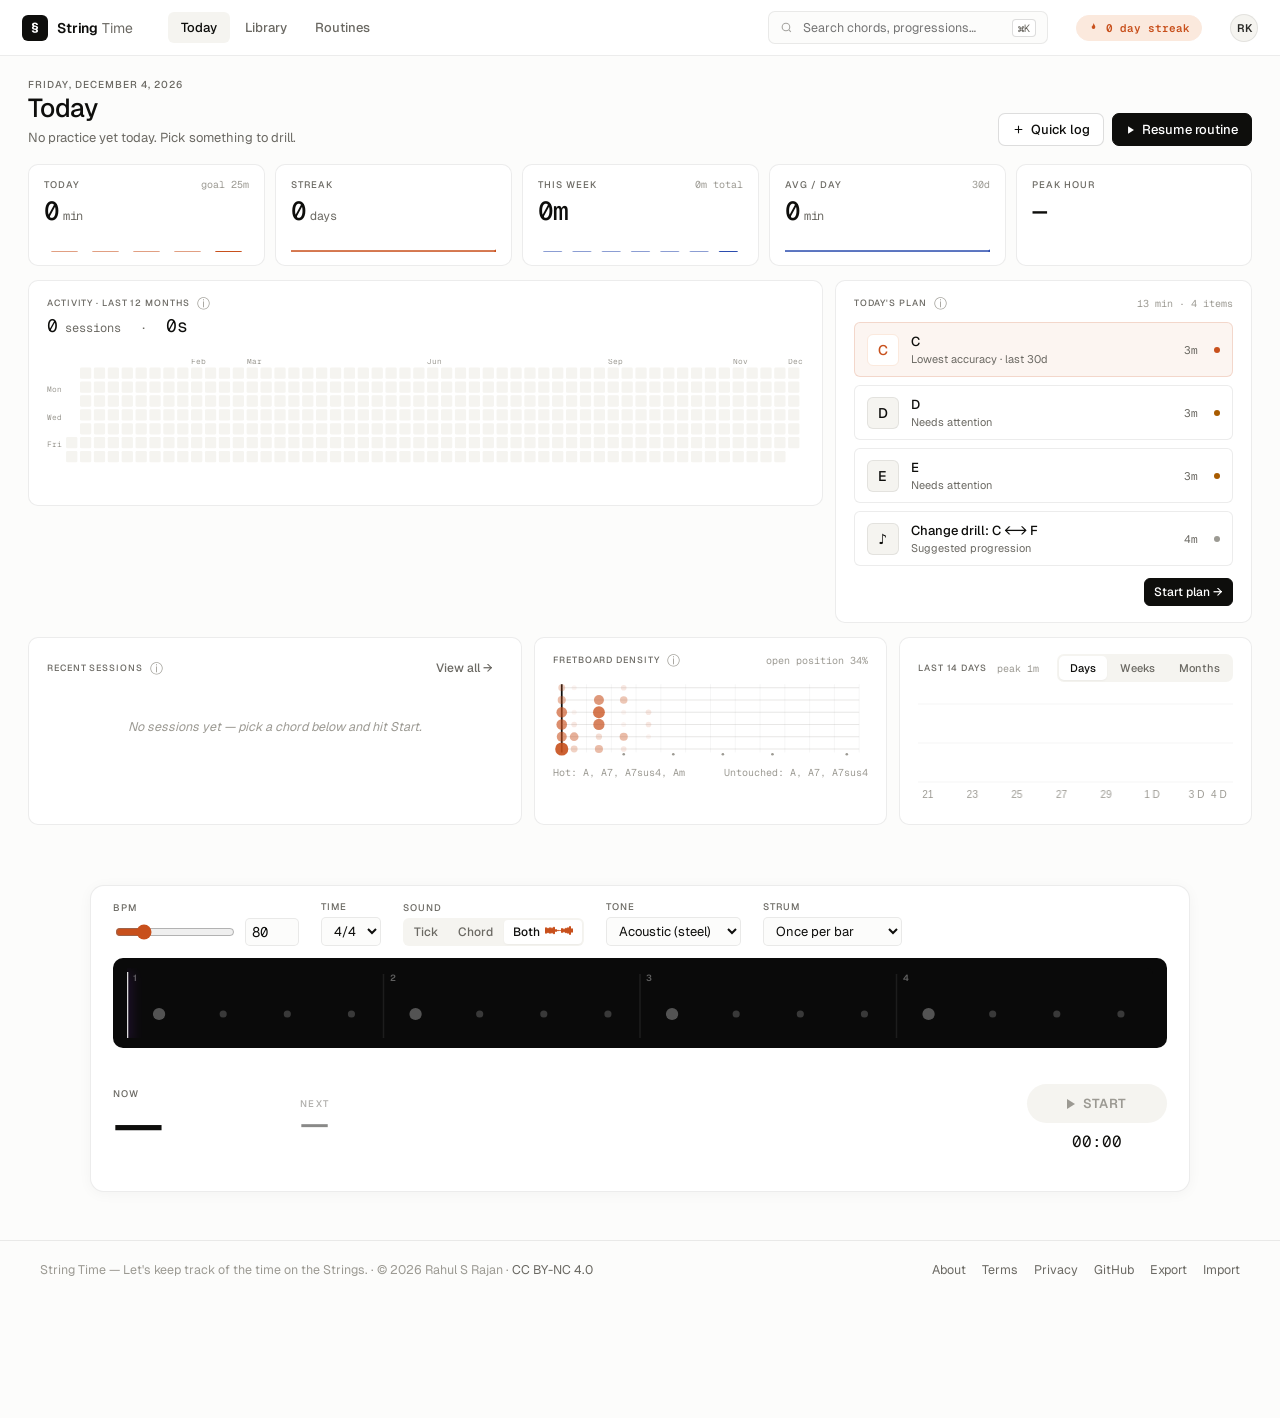
<file: public/index.html>
<!doctype html>
<html lang="en">
<head>
  <meta charset="utf-8" />
  <meta name="viewport" content="width=device-width, initial-scale=1" />
  <title>String Time — Guitar Practice Tracker · Chords, Metronome, Routines</title>
  <link rel="preconnect" href="https://fonts.googleapis.com" />
  <link rel="preconnect" href="https://fonts.gstatic.com" crossorigin />
  <link href="https://fonts.googleapis.com/css2?family=Geist:wght@300;400;500;600;700&family=Geist+Mono:wght@400;500;600&family=JetBrains+Mono:wght@400;500;600&display=swap" rel="stylesheet" />
  <link rel="stylesheet" href="static/css/styles.css?v=20261101d" />
  <link rel="icon" type="image/svg+xml" href="data:image/svg+xml;utf8,%3Csvg xmlns='http://www.w3.org/2000/svg' viewBox='0 0 32 32'%3E%3Ctext x='50%25' y='55%25' font-size='28' text-anchor='middle' dominant-baseline='middle' font-family='serif' fill='%23b45309'%3E%C2%A7%3C/text%3E%3C/svg%3E" />
  <meta name="description" content="Free guitar practice tracker in your browser. Build chord libraries and progressions, run a metronome with tempo ramps, log practice sessions, and get a daily plan — spaced repetition for guitar, with no account and no tracking." />
  <meta name="keywords" content="guitar practice tracker, guitar practice app, Anki for guitar, spaced repetition guitar, chord practice, guitar metronome, guitar practice journal, guitar routine builder, fretboard memorization, guitar practice log, guitar practice streak, chord library, progression builder, deliberate practice guitar, self-taught guitar, free guitar practice tool" />
  <meta name="author" content="Rahul S Rajan" />
  <meta name="theme-color" content="#f8f5ef" />
  <link rel="canonical" href="https://stringtime.app/" />
  <meta property="og:type" content="website" />
  <meta property="og:url" content="https://stringtime.app/" />
  <meta property="og:title" content="String Time — Guitar Practice Tracker" />
  <meta property="og:description" content="Spaced-repetition style guitar practice: chord library, progression builder, metronome with tempo ramps, routines, and a daily practice plan. Lives in your browser — no account, no tracking." />
  <meta property="og:site_name" content="String Time" />
  <meta name="twitter:card" content="summary_large_image" />
  <meta name="twitter:title" content="String Time — Guitar Practice Tracker" />
  <meta name="twitter:description" content="Chord library, progressions, metronome with tempo ramps, routines, and a daily practice plan. All data stays in your browser." />
  <script type="application/ld+json">
  {
    "@context": "https://schema.org",
    "@type": "WebApplication",
    "name": "String Time",
    "url": "https://stringtime.app/",
    "applicationCategory": "EducationApplication",
    "applicationSubCategory": "MusicApplication",
    "operatingSystem": "Any (runs in a web browser)",
    "browserRequirements": "Requires a modern browser with IndexedDB (Chrome, Firefox, Safari, Edge).",
    "description": "A guitar practice tracker that runs entirely in the browser. Build a chord library, write progressions, run a metronome with per-item tempo ramps, create routines, and get a daily practice plan driven by your own history. Uses spaced-repetition style prioritisation — think Anki, but for guitar chords and progressions.",
    "author": { "@type": "Person", "name": "Rahul S Rajan" },
    "offers": { "@type": "Offer", "price": "0", "priceCurrency": "USD" },
    "license": "https://creativecommons.org/licenses/by-nc/4.0/",
    "softwareVersion": "2026.11",
    "featureList": [
      "Guitar chord library with custom chord builder",
      "Chord progression builder",
      "Web Audio metronome with 4-bar playhead",
      "Per-item tempo-ramp practice routines (BPM ladder)",
      "Daily practice plan from your own history (spaced-repetition style)",
      "GitHub-style 365-day practice heatmap and streaks",
      "Per-chord BPM trends and accuracy tracking",
      "Fretboard density map",
      "Local-only storage (IndexedDB) — no account, no tracking",
      "JSON export and import for backup"
    ]
  }
  </script>
</head>
<body>
  <!-- =============== APP BAR =============== -->
  <header class="app-bar">
    <div class="brand">
      <div class="brand-mark">§</div>
      <div class="brand-name">String<span class="accent"> Time</span></div>
    </div>
    <nav class="app-nav">
      <a class="active" data-view="dashboard">Today</a>
      <a data-view="library">Library</a>
      <a data-view="routines">Routines</a>
    </nav>
    <div class="app-search">
      <svg width="13" height="13" viewBox="0 0 24 24" fill="none" stroke="currentColor" stroke-width="2"><circle cx="11" cy="11" r="7"/><path d="m20 20-3.5-3.5"/></svg>
      <input type="text" id="global-search" placeholder="Search chords, progressions…" />
      <span class="kbd">⌘K</span>
    </div>
    <div class="streak-chip" title="Current practice streak">
      <svg width="11" height="11" viewBox="0 0 24 24"><path d="M12 2c1 3 4 5 4 9a4 4 0 1 1-8 0c0-1 .5-2 1-3-.5 4 3 4 3 7-2 0-3-2-3-4 0-3 3-5 3-9z"/></svg>
      <span id="stat-streak">—</span> day streak
    </div>
    <button type="button" id="app-avatar-btn" class="app-avatar" title="Open profile">RK</button>
  </header>

  <main>
    <!-- =============== DASHBOARD =============== -->
    <section id="view-dashboard">
      <div class="page-header">
        <div>
          <div class="st-cap" id="today-date">—</div>
          <h1>Today</h1>
          <div class="subline" id="today-subline">Pick something to practice.</div>
        </div>
        <div class="actions">
          <button class="btn" id="quick-log-btn">
            <svg width="13" height="13" viewBox="0 0 24 24" fill="none" stroke="currentColor" stroke-width="2"><path d="M12 5v14M5 12h14"/></svg>
            Quick log
          </button>
          <button class="btn btn-primary" id="resume-routine-btn">
            <svg width="10" height="10" viewBox="0 0 24 24" fill="currentColor"><polygon points="5,3 19,12 5,21"/></svg>
            Resume routine
          </button>
        </div>
      </div>

      <!-- KPI row -->
      <div class="kpi-row" id="kpi-row">
        <div class="kpi" id="kpi-today">
          <div class="kpi-head"><span class="kpi-label">Today</span><span class="kpi-sub">goal 25m</span></div>
          <div class="kpi-val"><span class="num">—</span><span class="unit">min</span></div>
          <div class="kpi-spark"></div>
        </div>
        <div class="kpi" id="kpi-streak">
          <div class="kpi-head"><span class="kpi-label">Streak</span><span class="kpi-sub"></span></div>
          <div class="kpi-val"><span class="num">—</span><span class="unit">days</span></div>
          <div class="kpi-spark"></div>
        </div>
        <div class="kpi" id="kpi-week">
          <div class="kpi-head"><span class="kpi-label">This week</span><span class="kpi-sub"></span></div>
          <div class="kpi-val"><span class="num">—</span></div>
          <div class="kpi-spark"></div>
        </div>
        <div class="kpi" id="kpi-avg">
          <div class="kpi-head"><span class="kpi-label">Avg / day</span><span class="kpi-sub">30d</span></div>
          <div class="kpi-val"><span class="num">—</span><span class="unit">min</span></div>
          <div class="kpi-spark"></div>
        </div>
        <div class="kpi" id="kpi-peak">
          <div class="kpi-head"><span class="kpi-label">Peak hour</span><span class="kpi-sub"></span></div>
          <div class="kpi-val"><span class="num">—</span></div>
          <div class="kpi-spark"></div>
        </div>
      </div>

      <!-- Heatmap + Today's plan -->
      <div style="display: grid; grid-template-columns: 2fr 1.05fr; gap: 12px; margin-bottom: 14px;">
        <div class="card heatmap-card">
          <div class="card-header">
            <div>
              <div class="st-cap-sm">Activity · last 12 months <span class="info-dot" tabindex="0" aria-label="About the activity heatmap" data-tip="A GitHub-style map of your last 12 months. Each square is one day; darker squares mean longer practice. Hover a square to see the exact time."></span></div>
              <div class="meta" style="margin-top: 4px;">
                <span class="big st-mono" id="heatmap-total-sessions">—</span> sessions
                <span style="color: var(--ink-3); margin-left: 12px;">·</span>
                <span class="big st-mono" id="heatmap-total-time" style="margin-left: 12px;">—</span>
              </div>
            </div>
          </div>
          <div id="heatmap-container">
            <svg id="heatmap-year" class="heatmap-svg"></svg>
          </div>
        </div>

        <div class="card">
          <div class="card-header">
            <div class="st-cap-sm">Today's plan <span class="info-dot" tabindex="0" aria-label="About Today's plan" data-tip="Recommended things to practice today, picked from your history: the chord with the lowest recent accuracy, the one you haven't touched in the longest, any BPM plateau, plus one progression that uses them."></span></div>
            <span class="kpi-sub" id="plan-summary">—</span>
          </div>
          <div id="today-plan" style="display: flex; flex-direction: column; gap: 8px;"></div>
          <div style="display: flex; justify-content: flex-end; margin-top: 12px;">
            <button class="btn btn-sm btn-primary" id="start-plan-btn">Start plan →</button>
          </div>
        </div>
      </div>

      <!-- Recent sessions + Fretboard density + 14d chart -->
      <div style="display: grid; grid-template-columns: 1.4fr 1fr 1fr; gap: 12px;">
        <div class="card">
          <div class="card-header">
            <div class="st-cap-sm">Recent sessions <span class="info-dot" tabindex="0" aria-label="About recent sessions" data-tip="Every finished practice run, newest first — what you played, the BPM, and how long. Click the delete icon to drop one; it will update every stat that depended on it."></span></div>
            <a class="btn btn-sm btn-ghost" id="all-sessions-btn">View all →</a>
          </div>
          <div id="sessions-list" class="sessions-list">
            <div class="empty">No sessions yet — pick a chord below and hit start.</div>
          </div>
          <div id="sessions-footer" class="sessions-footer hidden"></div>
        </div>

        <div class="card">
          <div class="card-header">
            <div class="st-cap-sm">Fretboard density <span class="info-dot" tabindex="0" aria-label="About the fretboard heatmap" data-tip="Where you spend time on the neck. Each dot is a fret/string you've drilled; the brighter it is, the more total practice time landed there."></span></div>
            <span class="kpi-sub" id="fretboard-meta">—</span>
          </div>
          <svg id="fretboard-heatmap" class="fretboard-svg" viewBox="0 0 360 90"></svg>
          <div style="display: flex; justify-content: space-between; margin-top: 8px; font-family: var(--font-mono); font-size: 10px; color: var(--ink-4);">
            <span id="fretboard-hot">Hot: —</span>
            <span id="fretboard-cold">Cold: —</span>
          </div>
        </div>

        <div class="card">
          <div class="card-header">
            <div style="display: flex; align-items: center; gap: 10px;">
              <div class="st-cap-sm" id="progress-chart-title">Last 14 days <span class="info-dot" tabindex="0" aria-label="About the practice chart" data-tip="Minutes practiced per bucket. Toggle between days, weeks and months — the last bar is always the current period in progress."></span></div>
              <span class="kpi-sub" id="recent-peak">—</span>
            </div>
            <div class="axis-toggle" role="group" aria-label="Chart range" id="progress-range-toggle">
              <button class="axis-btn active" data-range="days">Days</button>
              <button class="axis-btn" data-range="weeks">Weeks</button>
              <button class="axis-btn" data-range="months">Months</button>
            </div>
          </div>
          <canvas id="progress-chart" aria-label="Practice minutes chart" style="width: 100%; height: 110px;"></canvas>
        </div>
      </div>
    </section>

    <!-- =============== LIBRARY =============== -->
    <section id="view-library" class="hidden">
      <div class="page-header">
        <div>
          <div class="st-cap">Library</div>
          <h1>Chords <span style="color: var(--ink-3); font-weight: 300; font-family: var(--font-mono); font-size: 18px;" id="library-count">·  —</span></h1>
        </div>
        <div style="display: flex; gap: 18px; align-items: center;">
          <div style="display: flex; gap: 16px; font-size: 12px; color: var(--ink-3);">
            <span><span class="st-mono" style="color: var(--ink);" id="library-total-time">—</span> total drilled</span>
            <span><span class="st-mono" style="color: var(--ink);" id="library-avg-accuracy">—</span> avg accuracy</span>
          </div>
        </div>
      </div>

      <div class="picker">
        <div class="tabs">
          <button class="tab active" data-tab="chord">Chords</button>
          <button class="tab" data-tab="progression">Progressions</button>
        </div>

        <!-- Chord tab -->
        <div id="chord-tab-content">
          <div class="category-bar" id="chord-category-bar">
            <button class="cat-pill active" data-cat-id="all">All</button>
            <button class="cat-add-btn" id="chord-cat-add-btn" title="New category">+ Category</button>
          </div>
          <div class="category-actions hidden" id="chord-cat-actions">
            <span class="cat-actions-label" id="chord-cat-actions-label"></span>
            <button class="btn btn-sm" id="chord-cat-add-chords-btn">+ Add chords</button>
            <button class="btn btn-sm btn-danger" id="chord-cat-delete-btn">Delete category</button>
          </div>
          <div id="chord-grid" class="grid"></div>
        </div>

        <!-- Progression tab -->
        <div id="progression-tab-content" class="hidden">
          <div class="category-bar" id="prog-category-bar">
            <button class="cat-pill active" data-cat-id="all">All</button>
            <button class="cat-add-btn" id="prog-cat-add-btn" title="New category">+ Category</button>
          </div>
          <div class="category-actions hidden" id="prog-cat-actions">
            <span class="cat-actions-label" id="prog-cat-actions-label"></span>
            <button class="btn btn-sm" id="prog-cat-add-progs-btn">+ Add progressions</button>
            <button class="btn btn-sm btn-danger" id="prog-cat-delete-btn">Delete category</button>
          </div>
          <div id="progression-grid" class="grid"></div>
        </div>
      </div>
    </section>

    <!-- =============== ROUTINES =============== -->
    <section id="view-routines" class="hidden">
      <div class="page-header">
        <div>
          <div class="st-cap">Sessions / Routines</div>
          <h1>Routines <span class="info-dot" tabindex="0" aria-label="About routines" data-tip="A routine is an ordered list of practice items — pick a chord or progression, set BPM, time signature, duration and an optional tempo-ramp percent. Start one item at a time or 'Start routine' to run them all back-to-back."></span></h1>
        </div>
      </div>
      <!-- Practice Session Builder tab is now its own section -->
      <div id="practice-builder-tab" class="practice-builder">
        <div class="pb-layout">
          <div class="pb-sessions-panel">
            <div class="pb-panel-header">
              <span class="pb-panel-title">Routines</span>
              <button class="btn btn-sm btn-primary" id="pb-new-session-btn">+ New</button>
            </div>
            <div id="pb-sessions-list" class="pb-sessions-list">
              <div class="empty">No routines yet.</div>
            </div>
          </div>
          <div class="pb-items-panel">
            <div id="pb-placeholder" class="pb-placeholder">
              <div class="pb-placeholder-icon">▦</div>
              <div>Select a routine to view its items</div>
            </div>
            <div id="pb-items-content" class="hidden">
              <div class="pb-items-header">
                <span class="pb-panel-title" id="pb-selected-session-name">Routine</span>
                <div class="pb-items-actions">
                  <button class="btn btn-sm btn-primary" id="pb-start-routine-btn" title="Play every item in order">▶ Start routine</button>
                  <button class="btn btn-sm" id="pb-add-item-btn">+ Add item</button>
                </div>
              </div>
              <div id="pb-items-list" class="pb-items-list">
                <div class="empty">No items yet — add something to practice.</div>
              </div>
            </div>
          </div>
        </div>
      </div>
    </section>

    <!-- =============== PROFILE =============== -->
    <section id="view-profile" class="hidden">
      <div class="page-header">
        <div>
          <div class="st-cap">You</div>
          <h1>Profile</h1>
          <div class="subline">Everything String Time stores — about you and your practice — stays in this browser. Nothing is sent anywhere.</div>
        </div>
      </div>

      <div class="profile-grid">
        <div class="card">
          <div class="card-header">
            <div class="st-cap-sm">Your name</div>
          </div>
          <p class="hint" style="margin-top:0">We use this only on this device — it never leaves the browser.</p>
          <div style="display:flex; gap:8px; align-items:center;">
            <input type="text" id="profile-name" placeholder="e.g. Rahul" maxlength="80" class="profile-input" />
            <button class="btn btn-primary btn-sm" id="profile-name-save">Save</button>
          </div>
          <div class="hint" id="profile-name-status"></div>
        </div>

        <div class="card">
          <div class="card-header">
            <div class="st-cap-sm">Backup &amp; restore</div>
          </div>
          <p class="hint" style="margin-top:0">Export writes a JSON file with everything in your browser's storage. Import replaces what's here with the contents of a backup.</p>
          <div style="display:flex; gap:8px; flex-wrap:wrap;">
            <button class="btn btn-sm" id="profile-export-btn">Export data</button>
            <button class="btn btn-sm" id="profile-import-btn">Import data</button>
          </div>
        </div>

        <div class="card">
          <div class="card-header">
            <div class="st-cap-sm">Danger zone</div>
          </div>
          <p class="hint" style="margin-top:0"><strong>Reset stats</strong> deletes every logged practice session (every chord's time, BPM trend, accuracy, and your streak), but keeps your chords, progressions, categories and routines. <strong>Wipe all data</strong> empties the whole database and reseeds the stock library.</p>
          <div style="display:flex; gap:8px; flex-wrap:wrap;">
            <button class="btn btn-sm btn-danger" id="profile-reset-stats-btn">Reset stats</button>
            <button class="btn btn-sm btn-danger" id="profile-wipe-btn">Wipe all data</button>
          </div>
        </div>

        <div class="card profile-storage-card">
          <div class="card-header">
            <div class="st-cap-sm">What's stored</div>
            <span class="kpi-sub" id="profile-storage-size">—</span>
          </div>
          <table class="profile-table" id="profile-storage-table"></table>
        </div>
      </div>
    </section>
  </main>

  <!-- =============== STICKY PLAY BAR =============== -->
  <div id="play-bar" class="play-bar">
    <div class="row controls">
      <div class="control">
        <label for="bpm">BPM</label>
        <div class="field">
          <input type="range" id="bpm-slider" min="40" max="240" value="80" />
          <input type="number" id="bpm" min="40" max="240" value="80" />
          <span id="bpm-target" class="bpm-target hidden" title="Ramping toward this BPM"></span>
        </div>
      </div>
      <div class="control">
        <label for="time-sig">Time</label>
        <div class="field">
          <select id="time-sig">
            <option value="4/4">4/4</option>
            <option value="3/4">3/4</option>
            <option value="6/8">6/8</option>
          </select>
        </div>
      </div>
      <div class="control hidden" id="bars-per-chord-wrap">
        <label for="bars-per-chord">Bars / chord</label>
        <div class="field">
          <select id="bars-per-chord">
            <option value="1">1</option>
            <option value="2">2</option>
            <option value="4">4</option>
          </select>
        </div>
      </div>
      <div class="control">
        <label>Sound</label>
        <div class="audio-mode-group" role="group" aria-label="Metronome sound mode">
          <button class="audio-mode-btn" data-mode="tick" type="button">Tick</button>
          <button class="audio-mode-btn" data-mode="chord" type="button">Chord</button>
          <button class="audio-mode-btn active" data-mode="both" type="button">Both <span class="wf" id="wf-both"></span></button>
        </div>
      </div>
      <div class="control">
        <label for="tone-preset">Tone</label>
        <div class="field">
          <select id="tone-preset">
            <option value="acoustic">Acoustic (steel)</option>
            <option value="nylon">Classical (nylon)</option>
            <option value="twelve">12-string</option>
            <option value="electric">Electric clean</option>
            <option value="crunch">Electric crunch</option>
          </select>
        </div>
      </div>
      <div class="control">
        <label for="strum-pattern">Strum</label>
        <div class="field">
          <select id="strum-pattern">
            <option value="bar">Once per bar</option>
            <option value="quarters">Quarter notes</option>
            <option value="folk">Folk (D-DU-UDU)</option>
            <option value="eighths">Eighth notes</option>
          </select>
        </div>
      </div>
    </div>

    <div class="bar-display">
      <svg id="bar-svg" viewBox="0 0 1000 70" preserveAspectRatio="none"></svg>
    </div>

    <div class="play-area">
      <div class="now-playing">
        <div class="current-wrap">
          <div style="display: flex; flex-direction: column; align-items: flex-start;">
            <div class="now-label">Now</div>
            <div id="current-chord-name" class="current-name">—</div>
          </div>
          <svg id="current-chord-svg" class="chord-large" viewBox="0 0 140 170"></svg>
        </div>
        <div class="next-wrap" id="next-wrap">
          <div style="display: flex; flex-direction: column; align-items: flex-start;">
            <div class="now-label">Next</div>
            <div id="next-chord-name" class="next-name">—</div>
          </div>
          <svg id="next-chord-svg" class="chord-small" viewBox="0 0 140 170"></svg>
        </div>
      </div>

      <div class="play-controls">
        <button id="play-btn" class="play-btn" disabled>Start</button>
        <div class="timer" id="timer">00:00</div>
      </div>
    </div>
  </div>

  <!-- =============== MODALS (preserved) =============== -->

  <!-- Custom chord -->
  <div id="chord-builder-modal" class="modal hidden" role="dialog" aria-modal="true">
    <div class="modal-content">
      <div class="modal-header">
        <h3>Add custom chord</h3>
        <button class="modal-close" id="chord-builder-close" aria-label="Close">×</button>
      </div>
      <div class="modal-body">
        <div class="builder-row">
          <svg id="builder-svg" viewBox="0 0 220 260"></svg>
          <div class="builder-side">
            <label for="builder-name">Name</label>
            <input type="text" id="builder-name" placeholder="e.g. Csus4" maxlength="32" />
            <label for="builder-text">Notation (low E → high E)</label>
            <input type="text" id="builder-text" placeholder="x 3 3 0 1 1" />
            <p class="hint">Use 0 for open, x for muted, or a fret number 1–24. Separate by spaces or commas.</p>
            <p class="hint">Tip: click a string above its nut to toggle open / muted. Click on a fret to set its position.</p>
            <div class="builder-actions">
              <button class="btn" id="builder-clear">Clear</button>
              <button class="btn btn-primary" id="builder-save">Save chord</button>
            </div>
          </div>
        </div>
      </div>
    </div>
  </div>

  <!-- Progression builder -->
  <div id="progression-builder-modal" class="modal hidden" role="dialog" aria-modal="true">
    <div class="modal-content prog-builder">
      <div class="modal-header">
        <h3>Build progression</h3>
        <button class="modal-close" id="prog-builder-close" aria-label="Close">×</button>
      </div>
      <div class="modal-body">
        <div class="prog-builder-row">
          <div class="prog-builder-col">
            <label for="prog-builder-search">Available chords</label>
            <input type="text" id="prog-builder-search" placeholder="Search…" />
            <div id="prog-builder-palette" class="prog-palette"></div>
          </div>
          <div class="prog-builder-col">
            <label>Progression (drag to reorder)</label>
            <div id="prog-builder-sequence" class="prog-sequence"></div>
          </div>
        </div>
        <div class="prog-builder-meta">
          <div class="control">
            <label for="prog-builder-name">Name</label>
            <input type="text" id="prog-builder-name" placeholder="e.g. My I-IV-V" maxlength="80" />
          </div>
          <div class="control">
            <label for="prog-builder-ts">Time</label>
            <select id="prog-builder-ts">
              <option value="4/4">4/4</option>
              <option value="3/4">3/4</option>
              <option value="6/8">6/8</option>
            </select>
          </div>
          <div class="control">
            <label for="prog-builder-bpc">Bars / chord</label>
            <select id="prog-builder-bpc">
              <option value="1">1</option>
              <option value="2">2</option>
              <option value="4">4</option>
            </select>
          </div>
        </div>
        <div class="builder-actions">
          <button class="btn" id="prog-builder-cancel">Cancel</button>
          <button class="btn btn-primary" id="prog-builder-save">Save progression</button>
        </div>
      </div>
    </div>
  </div>

  <!-- All sessions -->
  <div id="all-sessions-modal" class="modal hidden" role="dialog" aria-modal="true">
    <div class="modal-content all-sessions-modal">
      <div class="modal-header">
        <h3>All sessions</h3>
        <button class="modal-close" id="all-sessions-close" aria-label="Close">×</button>
      </div>
      <div class="modal-body">
        <div id="all-sessions-list" class="sessions-list"></div>
        <div class="sessions-pagination" id="all-sessions-pagination"></div>
      </div>
    </div>
  </div>

  <!-- Chord category picker -->
  <div id="chord-cat-picker-modal" class="modal hidden" role="dialog" aria-modal="true">
    <div class="modal-content cat-picker-modal">
      <div class="modal-header">
        <h3 id="chord-cat-picker-title">Add chords to category</h3>
        <button class="modal-close" id="chord-cat-picker-close" aria-label="Close">×</button>
      </div>
      <div class="modal-body">
        <p class="hint">Click chords to toggle them in or out of this category.</p>
        <div id="chord-cat-picker-grid" class="cat-picker-grid"></div>
        <div class="builder-actions">
          <button class="btn btn-primary" id="chord-cat-picker-done">Done</button>
        </div>
      </div>
    </div>
  </div>

  <!-- Progression category picker -->
  <div id="prog-cat-picker-modal" class="modal hidden" role="dialog" aria-modal="true">
    <div class="modal-content cat-picker-modal">
      <div class="modal-header">
        <h3 id="prog-cat-picker-title">Add progressions to category</h3>
        <button class="modal-close" id="prog-cat-picker-close" aria-label="Close">×</button>
      </div>
      <div class="modal-body">
        <p class="hint">Click progressions to toggle them in or out of this category.</p>
        <div id="prog-cat-picker-list" class="cat-picker-list"></div>
        <div class="builder-actions">
          <button class="btn btn-primary" id="prog-cat-picker-done">Done</button>
        </div>
      </div>
    </div>
  </div>

  <!-- Practice session add item -->
  <div id="pb-add-item-modal" class="modal hidden" role="dialog" aria-modal="true">
    <div class="modal-content pb-item-modal">
      <div class="modal-header">
        <h3 id="pb-item-modal-title">Add practice item</h3>
        <button class="modal-close" id="pb-item-close" aria-label="Close">×</button>
      </div>
      <div class="modal-body">
        <div class="pb-item-form">
          <div class="control">
            <label for="pb-item-type">Type</label>
            <select id="pb-item-type">
              <option value="chord">Chord</option>
              <option value="progression">Progression</option>
            </select>
          </div>
          <div class="control">
            <label for="pb-item-target">Target</label>
            <select id="pb-item-target"></select>
          </div>
          <div class="control">
            <label for="pb-item-bpm">BPM</label>
            <input type="number" id="pb-item-bpm" min="40" max="240" value="80" />
          </div>
          <div class="control">
            <label for="pb-item-ts">Time signature</label>
            <select id="pb-item-ts">
              <option value="4/4">4/4</option>
              <option value="3/4">3/4</option>
              <option value="6/8">6/8</option>
            </select>
          </div>
          <div class="control">
            <label for="pb-item-duration">Duration (minutes)</label>
            <input type="number" id="pb-item-duration" min="1" max="60" value="2" />
          </div>
          <div class="control" id="pb-item-bpc-wrap">
            <label for="pb-item-bpc">Bars / chord</label>
            <select id="pb-item-bpc">
              <option value="1">1</option>
              <option value="2">2</option>
              <option value="4">4</option>
            </select>
          </div>
          <div class="control pb-item-ramp-wrap">
            <label for="pb-item-ramp">Tempo ramp (%)</label>
            <input type="number" id="pb-item-ramp" min="0" max="100" step="1" value="0" />
            <p class="hint">0 keeps BPM steady. 10 means the item ramps from the BPM above up to +10% over its duration.</p>
          </div>
        </div>
        <div class="builder-actions">
          <button class="btn" id="pb-item-cancel">Cancel</button>
          <button class="btn btn-primary" id="pb-item-save">Add item</button>
        </div>
      </div>
    </div>
  </div>

  <!-- Hidden compat-ID elements used by old practice.js logic (kept so we don't have to refactor everything) -->
  <div style="display: none;">
    <button class="tab" data-tab="practice-builder">_compat</button>
    <div id="metric-avg-min"></div>
    <div id="metric-active-time"></div>
    <div id="metric-streak"></div>
    <div id="metric-best-streak"></div>
    <div id="stat-week"></div>
  </div>

  <!-- =============== FOOTER =============== -->
  <footer class="site-footer">
    <div class="site-footer-inner">
      <span>String Time — Let's keep track of the time on the Strings. · © 2026 Rahul S Rajan · <a href="https://creativecommons.org/licenses/by-nc/4.0/" target="_blank" rel="noopener">CC BY-NC 4.0</a></span>
      <nav>
        <a href="about.html">About</a>
        <a href="terms.html">Terms</a>
        <a href="privacy.html">Privacy</a>
        <a href="https://github.com/rahulsarchive/String-Time" target="_blank" rel="noopener">GitHub</a>
        <button type="button" id="export-data-btn" class="link-btn" title="Download your practice data as JSON">Export</button>
        <button type="button" id="import-data-btn" class="link-btn" title="Restore from a backup JSON">Import</button>
      </nav>
    </div>
    <input type="file" id="import-file-input" accept="application/json,.json" hidden />
  </footer>

  <!-- =============== SCRIPTS =============== -->
  <script src="static/js/store.js?v=20261101d"></script>
  <script src="static/js/chord-diagram.js?v=20261101d"></script>
  <script src="static/js/chord-builder.js?v=20261101d"></script>
  <script src="static/js/progression-builder.js?v=20261101d"></script>
  <script src="static/js/chord-audio.js?v=20261101d"></script>
  <script src="static/js/metronome.js?v=20261101d"></script>
  <script src="static/js/widgets.js?v=20261101d"></script>
  <script src="static/js/dashboard.js?v=20261101d"></script>
  <script src="static/js/history.js?v=20261101d"></script>
  <script src="static/js/practice-session-builder.js?v=20261101d"></script>
  <script src="static/js/practice.js?v=20261101d"></script>
  <script src="static/js/export-import.js?v=20261101d"></script>
  <script src="static/js/profile.js?v=20261101d"></script>
  <script src="static/js/search.js?v=20261101d"></script>
  <script src="static/js/app.js?v=20261101d"></script>
</body>
</html>
</file>
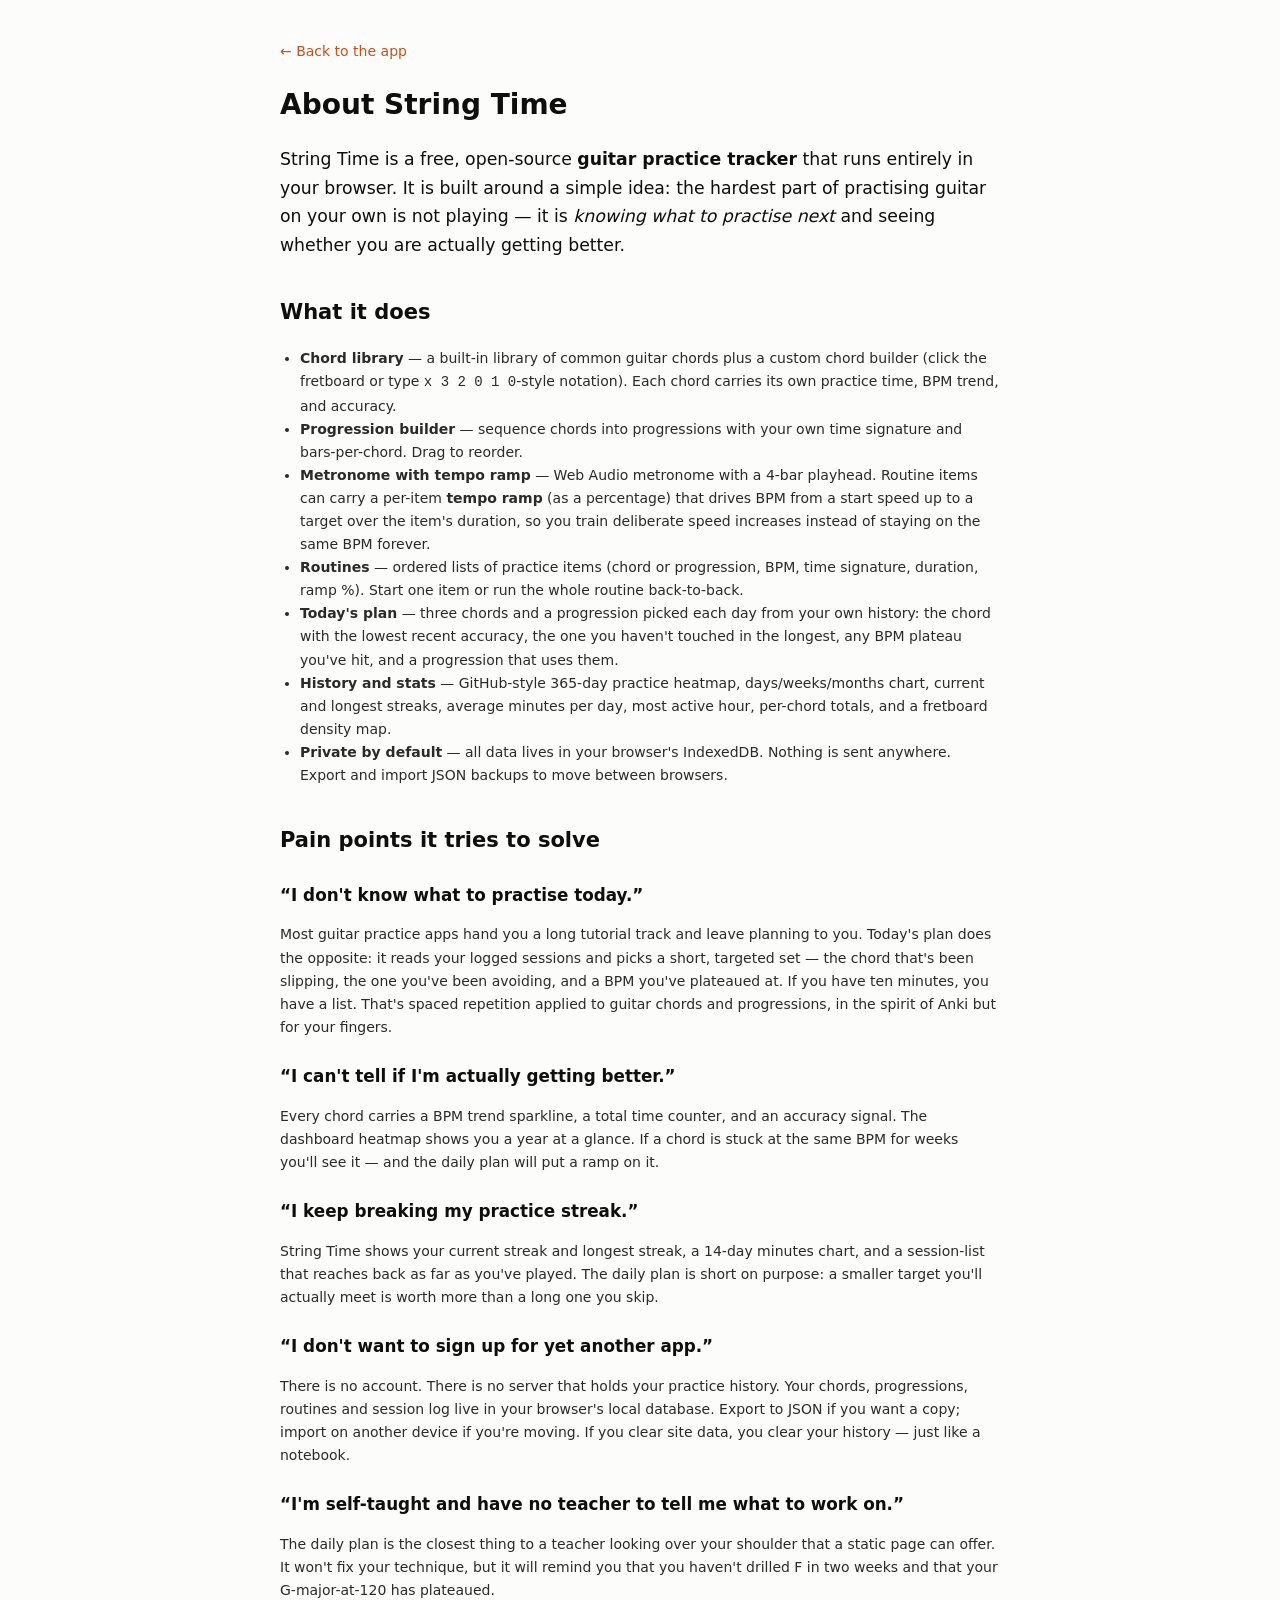
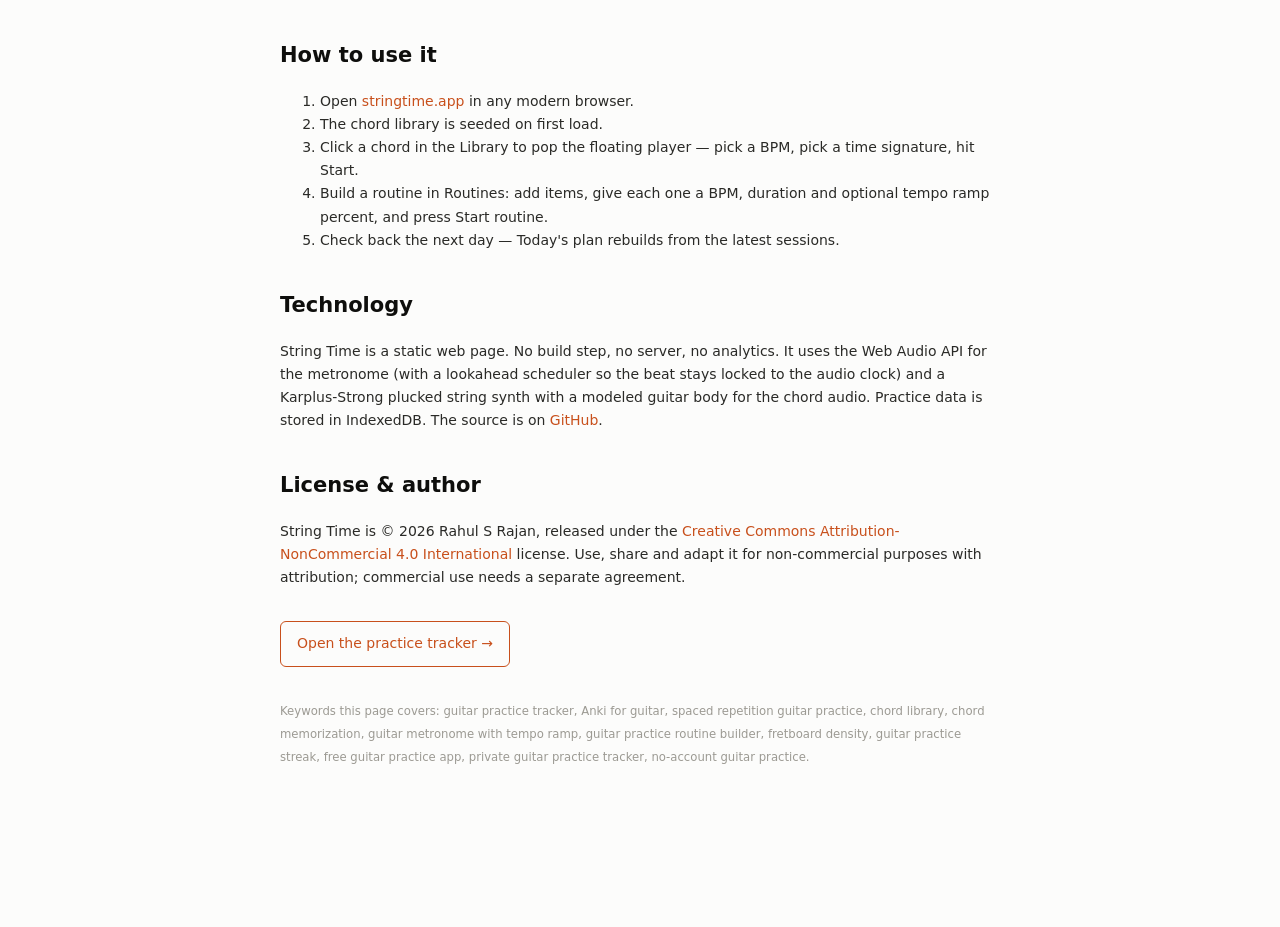
<file: public/about.html>
<!doctype html>
<html lang="en">
<head>
  <meta charset="utf-8" />
  <meta name="viewport" content="width=device-width, initial-scale=1" />
  <title>About String Time — Guitar Practice Tracker, Chord Library, Metronome</title>
  <link rel="stylesheet" href="static/css/styles.css?v=20261101d" />
  <link rel="canonical" href="https://stringtime.app/about.html" />
  <meta name="description" content="String Time is a free, browser-based guitar practice tracker: chord library, progression builder, metronome with tempo ramps, routine builder, and a daily plan driven by your own practice history. Think Anki for guitar — spaced-repetition style prioritisation of chords and progressions, with no account and no tracking." />
  <meta name="keywords" content="guitar practice tracker, guitar practice app, Anki for guitar, spaced repetition for guitar, chord memorization, guitar metronome with tempo ramp, guitar practice routine, fretboard practice, guitar practice journal, guitar practice heatmap, guitar practice streak, free guitar practice tool, private guitar practice tracker" />
  <meta property="og:type" content="article" />
  <meta property="og:url" content="https://stringtime.app/about.html" />
  <meta property="og:title" content="About String Time — a guitar practice tracker that acts like Anki for chords" />
  <meta property="og:description" content="Free, browser-based guitar practice tracker. Chord library, progression builder, metronome with tempo ramps, routines, and a daily plan driven by your own history." />
  <style>
    .legal { max-width: 760px; margin: 2.5rem auto; padding: 0 1.25rem; line-height: 1.65; }
    .legal h1 { margin-bottom: .25rem; }
    .legal h2 { margin-top: 2.25rem; }
    .legal h3 { margin-top: 1.5rem; margin-bottom: .35rem; font-size: 1.05rem; }
    .legal p, .legal li { color: var(--ink-2); }
    .legal small { color: var(--ink-4); }
    .legal a { color: var(--accent); }
    .legal ul { padding-left: 1.25rem; }
    .legal .lede { font-size: 1.08rem; color: var(--ink); }
    .legal .cta { margin-top: 2rem; }
    .legal .cta a { display: inline-block; padding: 10px 16px; border: 1px solid var(--accent); border-radius: 6px; text-decoration: none; }
  </style>
</head>
<body>
  <main class="legal">
    <p><a href="index.html">&larr; Back to the app</a></p>
    <h1>About String Time</h1>
    <p class="lede">
      String Time is a free, open-source <strong>guitar practice tracker</strong> that runs
      entirely in your browser. It is built around a simple idea: the hardest part
      of practising guitar on your own is not playing — it is <em>knowing what to
      practise next</em> and seeing whether you are actually getting better.
    </p>

    <h2>What it does</h2>
    <ul>
      <li><strong>Chord library</strong> &mdash; a built-in library of common guitar chords plus a custom chord builder (click the fretboard or type <code>x 3 2 0 1 0</code>-style notation). Each chord carries its own practice time, BPM trend, and accuracy.</li>
      <li><strong>Progression builder</strong> &mdash; sequence chords into progressions with your own time signature and bars-per-chord. Drag to reorder.</li>
      <li><strong>Metronome with tempo ramp</strong> &mdash; Web Audio metronome with a 4-bar playhead. Routine items can carry a per-item <strong>tempo ramp</strong> (as a percentage) that drives BPM from a start speed up to a target over the item's duration, so you train deliberate speed increases instead of staying on the same BPM forever.</li>
      <li><strong>Routines</strong> &mdash; ordered lists of practice items (chord or progression, BPM, time signature, duration, ramp %). Start one item or run the whole routine back-to-back.</li>
      <li><strong>Today's plan</strong> &mdash; three chords and a progression picked each day from your own history: the chord with the lowest recent accuracy, the one you haven't touched in the longest, any BPM plateau you've hit, and a progression that uses them.</li>
      <li><strong>History and stats</strong> &mdash; GitHub-style 365-day practice heatmap, days/weeks/months chart, current and longest streaks, average minutes per day, most active hour, per-chord totals, and a fretboard density map.</li>
      <li><strong>Private by default</strong> &mdash; all data lives in your browser's IndexedDB. Nothing is sent anywhere. Export and import JSON backups to move between browsers.</li>
    </ul>

    <h2>Pain points it tries to solve</h2>

    <h3>&ldquo;I don't know what to practise today.&rdquo;</h3>
    <p>
      Most guitar practice apps hand you a long tutorial track and leave planning
      to you. Today's plan does the opposite: it reads your logged sessions and
      picks a short, targeted set — the chord that's been slipping, the one
      you've been avoiding, and a BPM you've plateaued at. If you have ten
      minutes, you have a list. That's spaced repetition applied to guitar
      chords and progressions, in the spirit of Anki but for your fingers.
    </p>

    <h3>&ldquo;I can't tell if I'm actually getting better.&rdquo;</h3>
    <p>
      Every chord carries a BPM trend sparkline, a total time counter, and an
      accuracy signal. The dashboard heatmap shows you a year at a glance. If a
      chord is stuck at the same BPM for weeks you'll see it — and the daily
      plan will put a ramp on it.
    </p>

    <h3>&ldquo;I keep breaking my practice streak.&rdquo;</h3>
    <p>
      String Time shows your current streak and longest streak, a 14-day minutes
      chart, and a session-list that reaches back as far as you've played. The
      daily plan is short on purpose: a smaller target you'll actually meet is
      worth more than a long one you skip.
    </p>

    <h3>&ldquo;I don't want to sign up for yet another app.&rdquo;</h3>
    <p>
      There is no account. There is no server that holds your practice history.
      Your chords, progressions, routines and session log live in your
      browser's local database. Export to JSON if you want a copy; import on
      another device if you're moving. If you clear site data, you clear your
      history &mdash; just like a notebook.
    </p>

    <h3>&ldquo;I'm self-taught and have no teacher to tell me what to work on.&rdquo;</h3>
    <p>
      The daily plan is the closest thing to a teacher looking over your
      shoulder that a static page can offer. It won't fix your technique, but
      it will remind you that you haven't drilled F in two weeks and that your
      G-major-at-120 has plateaued.
    </p>

    <h2>How to use it</h2>
    <ol>
      <li>Open <a href="index.html">stringtime.app</a> in any modern browser.</li>
      <li>The chord library is seeded on first load.</li>
      <li>Click a chord in the Library to pop the floating player — pick a BPM, pick a time signature, hit Start.</li>
      <li>Build a routine in Routines: add items, give each one a BPM, duration and optional tempo ramp percent, and press Start routine.</li>
      <li>Check back the next day — Today's plan rebuilds from the latest sessions.</li>
    </ol>

    <h2>Technology</h2>
    <p>
      String Time is a static web page. No build step, no server, no analytics.
      It uses the Web Audio API for the metronome (with a lookahead scheduler so
      the beat stays locked to the audio clock) and a Karplus-Strong plucked
      string synth with a modeled guitar body for the chord audio. Practice data is stored in IndexedDB.
      The source is on
      <a href="https://github.com/rahulsarchive/String-Time" target="_blank" rel="noopener">GitHub</a>.
    </p>

    <h2>License &amp; author</h2>
    <p>
      String Time is &copy; 2026 Rahul S Rajan, released under the
      <a href="https://creativecommons.org/licenses/by-nc/4.0/" target="_blank" rel="noopener">Creative Commons Attribution-NonCommercial 4.0 International</a>
      license. Use, share and adapt it for non-commercial purposes with
      attribution; commercial use needs a separate agreement.
    </p>

    <div class="cta">
      <a href="index.html">Open the practice tracker &rarr;</a>
    </div>

    <p style="margin-top: 2rem;"><small>Keywords this page covers: guitar practice tracker, Anki for guitar, spaced repetition guitar practice, chord library, chord memorization, guitar metronome with tempo ramp, guitar practice routine builder, fretboard density, guitar practice streak, free guitar practice app, private guitar practice tracker, no-account guitar practice.</small></p>
  </main>
</body>
</html>
</file>
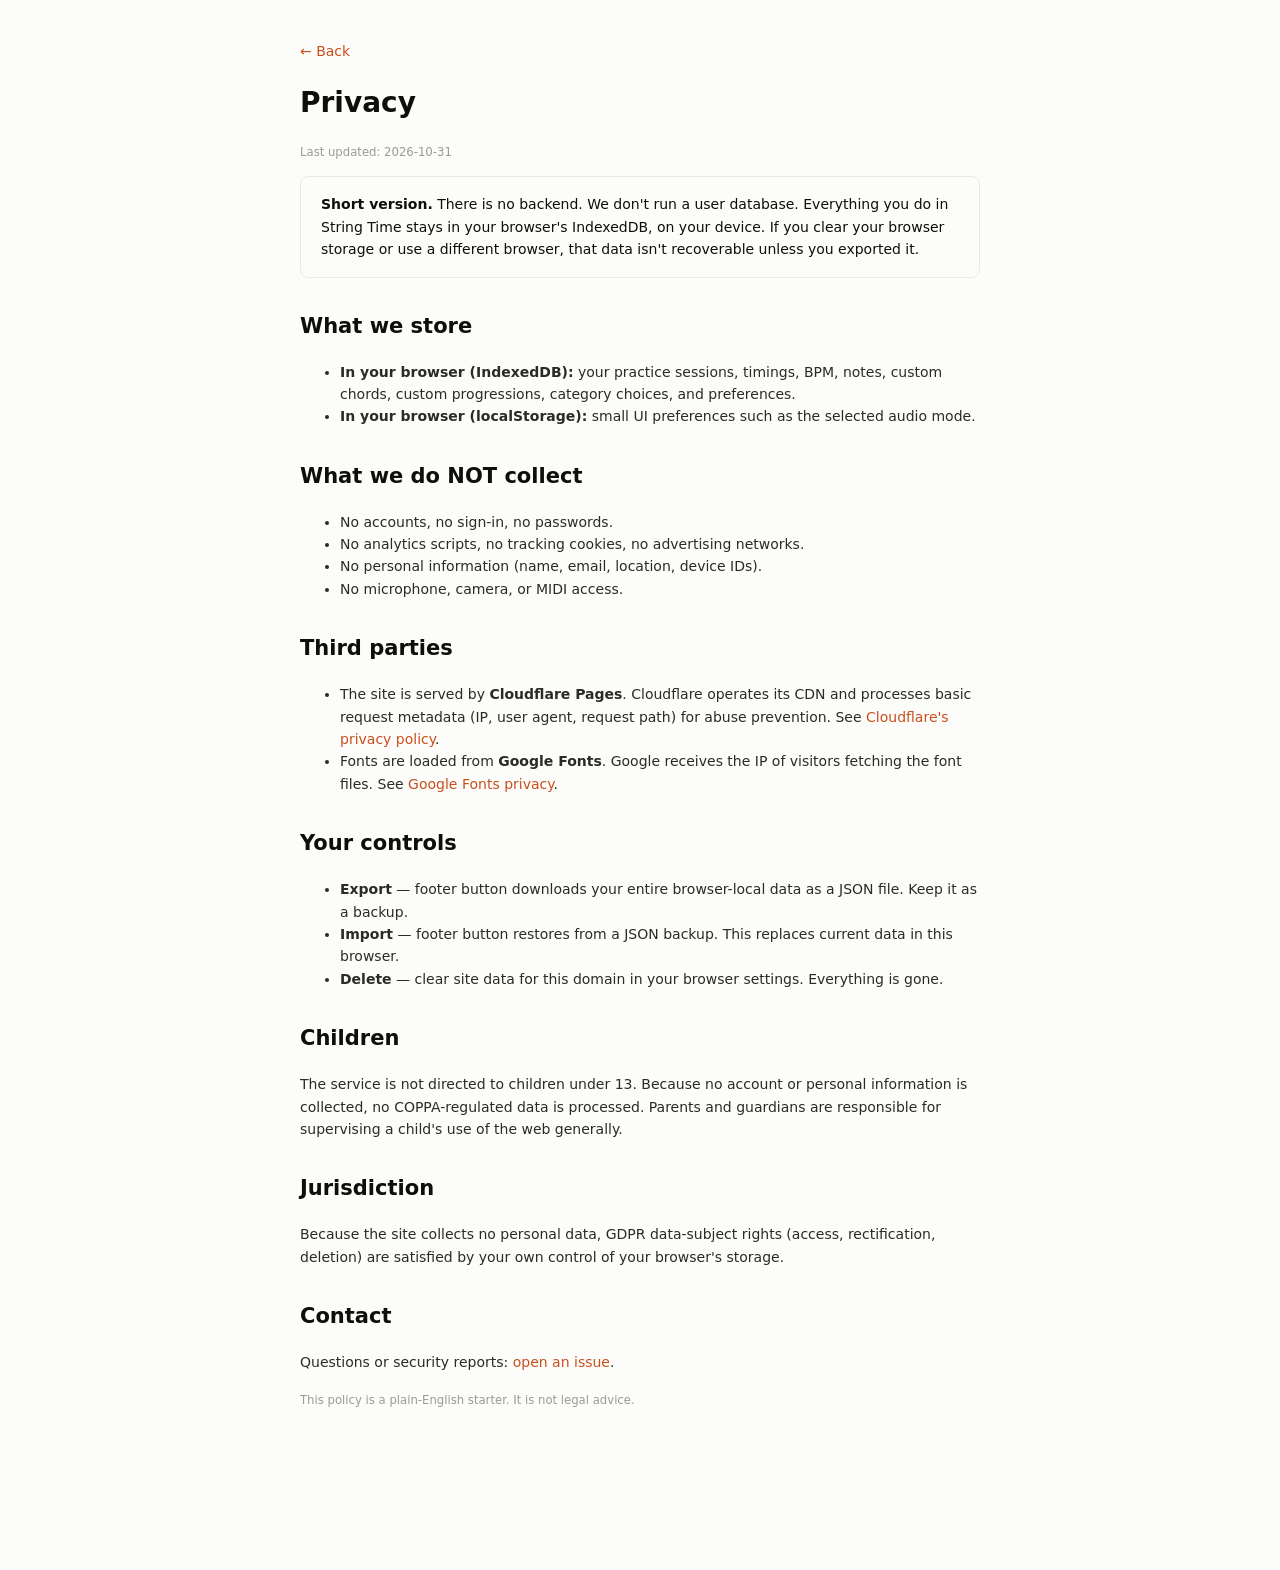
<file: public/privacy.html>
<!doctype html>
<html lang="en">
<head>
  <meta charset="utf-8" />
  <meta name="viewport" content="width=device-width, initial-scale=1" />
  <title>Privacy · String Time</title>
  <link rel="stylesheet" href="static/css/styles.css" />
  <style>
    .legal { max-width: 720px; margin: 2.5rem auto; padding: 0 1.25rem; line-height: 1.6; }
    .legal h1 { margin-bottom: .25rem; }
    .legal h2 { margin-top: 2rem; }
    .legal p, .legal li { color: var(--ink-2); }
    .legal small { color: var(--ink-4); }
    .legal a { color: var(--accent); }
    .legal .box { background: var(--bg-2); border: 1px solid var(--line); padding: 1rem 1.25rem; border-radius: 8px; }
  </style>
</head>
<body>
  <main class="legal">
    <p><a href="index.html">← Back</a></p>
    <h1>Privacy</h1>
    <p><small>Last updated: 2026-10-31</small></p>

    <div class="box">
      <strong>Short version.</strong> There is no backend. We don't run a user
      database. Everything you do in String Time stays in your browser's
      IndexedDB, on your device. If you clear your browser storage or use a
      different browser, that data isn't recoverable unless you exported it.
    </div>

    <h2>What we store</h2>
    <ul>
      <li>
        <strong>In your browser (IndexedDB):</strong> your practice sessions,
        timings, BPM, notes, custom chords, custom progressions, category
        choices, and preferences.
      </li>
      <li>
        <strong>In your browser (localStorage):</strong> small UI preferences such as the
        selected audio mode.
      </li>
    </ul>

    <h2>What we do NOT collect</h2>
    <ul>
      <li>No accounts, no sign-in, no passwords.</li>
      <li>No analytics scripts, no tracking cookies, no advertising networks.</li>
      <li>No personal information (name, email, location, device IDs).</li>
      <li>No microphone, camera, or MIDI access.</li>
    </ul>

    <h2>Third parties</h2>
    <ul>
      <li>
        The site is served by <strong>Cloudflare Pages</strong>. Cloudflare
        operates its CDN and processes basic request metadata (IP, user agent,
        request path) for abuse prevention. See
        <a href="https://www.cloudflare.com/privacypolicy/" target="_blank" rel="noopener">Cloudflare's privacy policy</a>.
      </li>
      <li>
        Fonts are loaded from <strong>Google Fonts</strong>. Google receives the
        IP of visitors fetching the font files. See
        <a href="https://developers.google.com/fonts/faq/privacy" target="_blank" rel="noopener">Google Fonts privacy</a>.
      </li>
    </ul>

    <h2>Your controls</h2>
    <ul>
      <li><strong>Export</strong> — footer button downloads your entire browser-local data as a JSON file. Keep it as a backup.</li>
      <li><strong>Import</strong> — footer button restores from a JSON backup. This replaces current data in this browser.</li>
      <li><strong>Delete</strong> — clear site data for this domain in your browser settings. Everything is gone.</li>
    </ul>

    <h2>Children</h2>
    <p>
      The service is not directed to children under 13. Because no account or
      personal information is collected, no COPPA-regulated data is processed.
      Parents and guardians are responsible for supervising a child's use of the
      web generally.
    </p>

    <h2>Jurisdiction</h2>
    <p>
      Because the site collects no personal data, GDPR data-subject rights
      (access, rectification, deletion) are satisfied by your own control of
      your browser's storage.
    </p>

    <h2>Contact</h2>
    <p>
      Questions or security reports:
      <a href="https://github.com/rahulsarchive/String-Time/issues" target="_blank" rel="noopener">open an issue</a>.
    </p>

    <p><small>This policy is a plain-English starter. It is not legal advice.</small></p>
  </main>
</body>
</html>
</file>
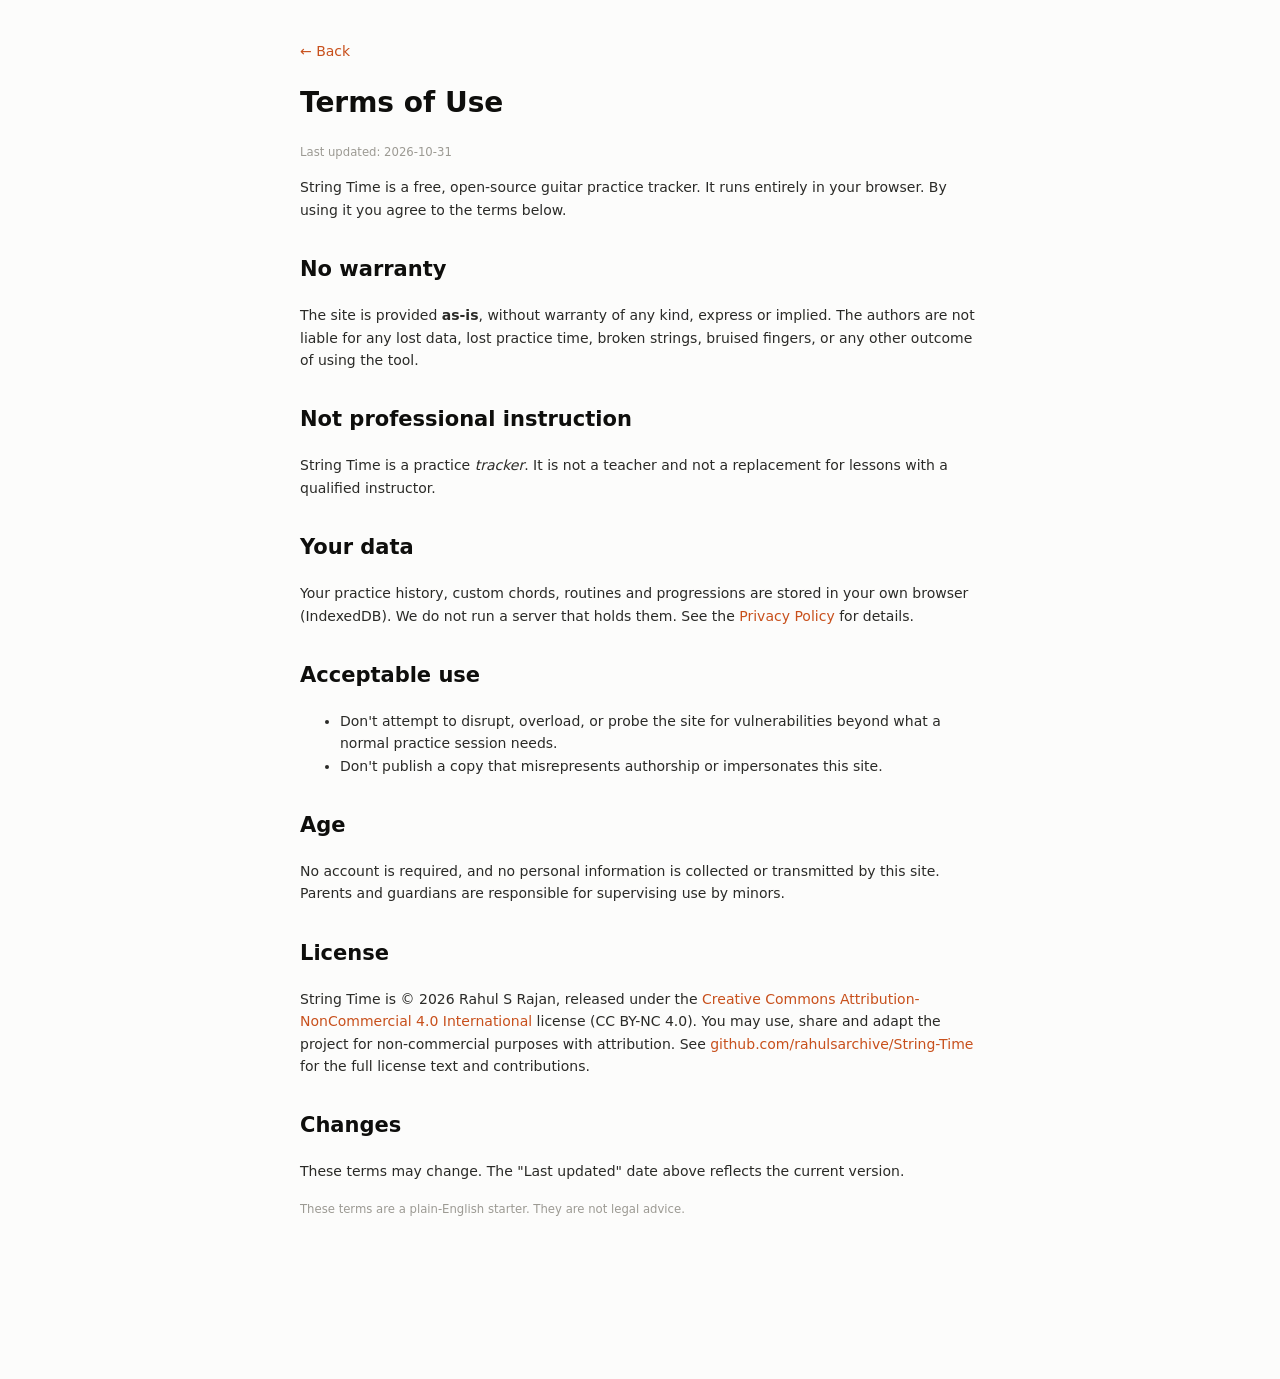
<file: public/terms.html>
<!doctype html>
<html lang="en">
<head>
  <meta charset="utf-8" />
  <meta name="viewport" content="width=device-width, initial-scale=1" />
  <title>Terms of Use · String Time</title>
  <link rel="stylesheet" href="static/css/styles.css" />
  <style>
    .legal { max-width: 720px; margin: 2.5rem auto; padding: 0 1.25rem; line-height: 1.6; }
    .legal h1 { margin-bottom: .25rem; }
    .legal h2 { margin-top: 2rem; }
    .legal p, .legal li { color: var(--ink-2); }
    .legal small { color: var(--ink-4); }
    .legal a { color: var(--accent); }
  </style>
</head>
<body>
  <main class="legal">
    <p><a href="index.html">← Back</a></p>
    <h1>Terms of Use</h1>
    <p><small>Last updated: 2026-10-31</small></p>

    <p>
      String Time is a free, open-source guitar practice tracker. It runs entirely
      in your browser. By using it you agree to the terms below.
    </p>

    <h2>No warranty</h2>
    <p>
      The site is provided <strong>as-is</strong>, without warranty of any kind,
      express or implied. The authors are not liable for any lost data, lost
      practice time, broken strings, bruised fingers, or any other outcome of
      using the tool.
    </p>

    <h2>Not professional instruction</h2>
    <p>
      String Time is a practice <em>tracker</em>. It is not a teacher and not a
      replacement for lessons with a qualified instructor.
    </p>

    <h2>Your data</h2>
    <p>
      Your practice history, custom chords, routines and progressions are stored
      in your own browser (IndexedDB). We do not run a server that holds them.
      See the <a href="privacy.html">Privacy Policy</a> for details.
    </p>

    <h2>Acceptable use</h2>
    <ul>
      <li>Don't attempt to disrupt, overload, or probe the site for vulnerabilities beyond what a normal practice session needs.</li>
      <li>Don't publish a copy that misrepresents authorship or impersonates this site.</li>
    </ul>

    <h2>Age</h2>
    <p>
      No account is required, and no personal information is collected or
      transmitted by this site. Parents and guardians are responsible for
      supervising use by minors.
    </p>

    <h2>License</h2>
    <p>
      String Time is © 2026 Rahul S Rajan, released under the
      <a href="https://creativecommons.org/licenses/by-nc/4.0/" target="_blank" rel="noopener">Creative Commons Attribution-NonCommercial 4.0 International</a>
      license (CC BY-NC 4.0). You may use, share and adapt the project for
      non-commercial purposes with attribution. See
      <a href="https://github.com/rahulsarchive/String-Time" target="_blank" rel="noopener">github.com/rahulsarchive/String-Time</a>
      for the full license text and contributions.
    </p>

    <h2>Changes</h2>
    <p>
      These terms may change. The "Last updated" date above reflects the current
      version.
    </p>

    <p><small>These terms are a plain-English starter. They are not legal advice.</small></p>
  </main>
</body>
</html>
</file>
<file: public/static/css/styles.css>
/* ===================================================================
   String Time — design system (Studio direction)
   Crisp light, copper + ink accent, Geist + Geist Mono
   =================================================================== */

:root {
  /* Surfaces — warm-neutral whites */
  --bg:          #fcfcfb;
  --bg-elev:     #ffffff;
  --bg-sunk:    #f5f4f0;
  --bg-sunk-2:  #ecebe5;

  /* Lines */
  --line:        rgba(15, 15, 15, 0.08);
  --line-strong: rgba(15, 15, 15, 0.14);
  --line-heavy:  rgba(15, 15, 15, 0.22);

  /* Ink (text) — neutral with hint of warm */
  --ink:    #0e0e0c;
  --ink-2:  #2a2a27;
  --ink-3:  #6b6963;
  --ink-4:  #9c9a93;
  --ink-5:  #c9c7c0;

  /* Accents */
  --accent:        #c8501c;        /* copper — primary */
  --accent-2:      #d96935;
  --accent-soft:   #fbe9dd;
  --accent-softer: rgba(200,80,28,0.06);
  --data:          #2b4cae;        /* steel-blue — stats/data */
  --data-soft:     #e2e8fa;
  --pos:           #166e3f;        /* green — positive trend */
  --pos-soft:      #dff1e6;
  --warn:          #a85b00;
  --danger:        #b91c1c;

  /* Type */
  --font-display: "Geist", -apple-system, BlinkMacSystemFont, "Segoe UI", system-ui, sans-serif;
  --font-body:    "Geist", -apple-system, BlinkMacSystemFont, "Segoe UI", system-ui, sans-serif;
  --font-mono:    "Geist Mono", "JetBrains Mono", ui-monospace, "SF Mono", monospace;

  /* Radii */
  --radius-sm: 6px;
  --radius:    10px;
  --radius-lg: 14px;
  --radius-xl: 18px;

  /* Shadows — barely-there */
  --shadow-xs: 0 1px 2px rgba(15, 15, 15, 0.04);
  --shadow-sm: 0 1px 3px rgba(15, 15, 15, 0.04), 0 1px 2px rgba(15, 15, 15, 0.06);
  --shadow:    0 2px 4px rgba(15, 15, 15, 0.04), 0 12px 32px rgba(15, 15, 15, 0.06);

  /* Easing */
  --ease-spring: cubic-bezier(0.2, 0.7, 0.3, 1);
  --ease-out:    cubic-bezier(0.16, 1, 0.3, 1);
  --transition:  140ms ease-out;
}

/* ===================================================================
   Base
   =================================================================== */

* { box-sizing: border-box; }
html, body { margin: 0; padding: 0; }
body {
  background: var(--bg);
  color: var(--ink);
  font-family: var(--font-body);
  font-size: 14px;
  -webkit-font-smoothing: antialiased;
  text-rendering: optimizeLegibility;
  padding-bottom: 120px; /* space for sticky play bar */
}

button { font: inherit; cursor: pointer; }
input, select { font: inherit; color: inherit; }

a { color: inherit; text-decoration: none; }
::selection { background: var(--accent); color: #fff; }

.hidden { display: none !important; }

/* Utility */
.st-mono { font-family: var(--font-mono); font-feature-settings: "tnum" 1; font-variant-numeric: tabular-nums; }
.st-cap { text-transform: uppercase; letter-spacing: 0.1em; font-size: 10px; font-weight: 500; color: var(--ink-3); }
.st-cap-sm { text-transform: uppercase; letter-spacing: 0.1em; font-size: 9px; font-weight: 500; color: var(--ink-3); }

/* ===================================================================
   App bar (top nav)
   =================================================================== */

.app-bar {
  height: 56px;
  background: var(--bg-elev);
  border-bottom: 1px solid var(--line);
  display: flex;
  align-items: center;
  padding: 0 22px;
  gap: 28px;
  position: sticky;
  top: 0;
  z-index: 50;
  backdrop-filter: saturate(180%) blur(10px);
  -webkit-backdrop-filter: saturate(180%) blur(10px);
}

.brand {
  display: flex;
  align-items: center;
  gap: 9px;
  font-family: var(--font-display);
  font-weight: 600;
  font-size: 14px;
  letter-spacing: -0.01em;
}
.brand-mark {
  width: 26px;
  height: 26px;
  border-radius: 6px;
  background: var(--ink);
  color: var(--bg-elev);
  display: flex;
  align-items: center;
  justify-content: center;
  font-family: var(--font-mono);
  font-weight: 700;
  font-size: 13px;
}
.brand-name {
  color: var(--ink);
}
.brand-name .accent {
  color: var(--ink-3);
  font-weight: 400;
}

.app-nav {
  display: flex;
  gap: 2px;
  margin-left: 8px;
}
.app-nav a {
  padding: 7px 13px;
  border-radius: 6px;
  font-size: 13px;
  font-weight: 500;
  color: var(--ink-3);
  cursor: pointer;
  transition: var(--transition);
}
.app-nav a:hover { background: var(--bg-sunk); color: var(--ink-2); }
.app-nav a.active {
  color: var(--ink);
  background: var(--bg-sunk);
}

.app-search {
  flex: 0 1 280px;
  margin-left: auto;
  display: flex;
  align-items: center;
  gap: 8px;
  padding: 6px 11px;
  border: 1px solid var(--line);
  border-radius: 7px;
  background: var(--bg);
  color: var(--ink-3);
  font-size: 12.5px;
  cursor: text;
}
.app-search:focus-within { border-color: var(--ink-4); background: var(--bg-elev); }
.app-search svg { flex: 0 0 13px; opacity: 0.6; }
.app-search input {
  flex: 1;
  border: 0;
  background: transparent;
  outline: none;
  font-size: inherit;
  color: var(--ink);
}
.kbd {
  font-family: var(--font-mono);
  font-size: 10.5px;
  padding: 1px 5px;
  border-radius: 4px;
  border: 1px solid var(--line-strong);
  background: var(--bg-elev);
  color: var(--ink-3);
}

.streak-chip {
  display: flex;
  align-items: center;
  gap: 7px;
  padding: 5px 11px;
  border-radius: 999px;
  border: 1px solid var(--accent-soft);
  background: var(--accent-soft);
  color: var(--accent);
  font-family: var(--font-mono);
  font-size: 11px;
  font-weight: 600;
}
.streak-chip svg { fill: currentColor; }

.app-avatar {
  width: 28px;
  height: 28px;
  border-radius: 999px;
  background: var(--bg-sunk);
  border: 1px solid var(--line);
  display: flex;
  align-items: center;
  justify-content: center;
  font-size: 11px;
  font-weight: 600;
  color: var(--ink-2);
  cursor: pointer;
  padding: 0;
  font-family: inherit;
  transition: var(--transition);
}
button.app-avatar:hover { background: var(--accent-soft); color: var(--accent); border-color: var(--accent-soft); }

/* Info marker used on dashboard section headers.
   Uses the Unicode "circled lowercase i" glyph so it reads as a tiny
   copyright-style badge without needing a dedicated SVG. */
.info-dot {
  display: inline-block;
  margin-left: 5px;
  color: var(--ink-4);
  font-size: 13px;
  line-height: 1;
  font-family: var(--font-body);
  cursor: help;
  user-select: none;
  vertical-align: middle;
  outline: none;
  background: transparent;
  border: 0;
  padding: 0;
  text-transform: none;
  letter-spacing: 0;
}
.info-dot::before { content: "\24D8"; }
.info-dot:hover, .info-dot:focus { color: var(--accent); }
.info-bubble {
  position: absolute;
  z-index: 400;
  background: var(--ink);
  color: var(--bg-elev);
  font-size: 12px;
  line-height: 1.45;
  padding: 10px 12px;
  border-radius: var(--radius-sm);
  box-shadow: var(--shadow);
}

/* ===================================================================
   Layout
   =================================================================== */

main {
  max-width: 1400px;
  margin: 0 auto;
  padding: 22px 28px 60px;
}

.page-header {
  display: flex;
  align-items: flex-end;
  justify-content: space-between;
  margin-bottom: 18px;
  gap: 24px;
}
.page-header h1 {
  margin: 0;
  font-size: 26px;
  font-weight: 500;
  letter-spacing: -0.02em;
  font-family: var(--font-display);
}
.page-header .subline {
  margin-top: 4px;
  font-size: 13px;
  color: var(--ink-3);
}
.page-header .subline .st-mono { color: var(--ink); }
.page-header .actions { display: flex; gap: 8px; }

/* ===================================================================
   Buttons
   =================================================================== */

.btn {
  display: inline-flex;
  align-items: center;
  gap: 6px;
  padding: 7px 13px;
  border-radius: 7px;
  font-family: var(--font-body);
  font-size: 13px;
  font-weight: 500;
  background: var(--bg-elev);
  color: var(--ink);
  border: 1px solid var(--line-strong);
  transition: var(--transition);
}
.btn:hover { background: var(--bg-sunk); }
.btn-primary {
  background: var(--ink);
  color: var(--bg-elev);
  border-color: var(--ink);
}
.btn-primary:hover { background: var(--ink-2); }
.btn-accent {
  background: var(--accent);
  color: #fff;
  border-color: var(--accent);
}
.btn-accent:hover { background: var(--accent-2); }
.btn-ghost {
  background: transparent;
  border-color: transparent;
  color: var(--ink-3);
}
.btn-ghost:hover { background: var(--bg-sunk); color: var(--ink-2); }
.btn-danger {
  background: var(--bg-elev);
  color: var(--danger);
  border-color: var(--line-strong);
}
.btn-danger:hover { background: #fee; border-color: var(--danger); }
.btn-sm { padding: 5px 9px; font-size: 12px; border-radius: 6px; }

/* ===================================================================
   Surface cards
   =================================================================== */

.card {
  background: var(--bg-elev);
  border: 1px solid var(--line);
  border-radius: var(--radius);
  padding: 16px 18px;
}
.card-header {
  display: flex;
  align-items: center;
  justify-content: space-between;
  margin-bottom: 12px;
}

/* ===================================================================
   KPI tile (dashboard top row)
   =================================================================== */

.kpi-row {
  display: grid;
  grid-template-columns: repeat(5, 1fr);
  gap: 10px;
  margin-bottom: 14px;
}
.kpi {
  background: var(--bg-elev);
  border: 1px solid var(--line);
  border-radius: var(--radius);
  padding: 13px 15px;
  display: flex;
  flex-direction: column;
  gap: 5px;
  min-height: 102px;
}
.kpi-head {
  display: flex;
  align-items: center;
  justify-content: space-between;
}
.kpi-label { text-transform: uppercase; letter-spacing: 0.1em; font-size: 9.5px; font-weight: 500; color: var(--ink-3); }
.kpi-sub   { font-family: var(--font-mono); font-size: 10px; color: var(--ink-4); }
.kpi-val   {
  display: flex; align-items: baseline; gap: 4px;
  font-family: var(--font-mono);
  font-size: 26px;
  font-weight: 500;
  letter-spacing: -0.02em;
  color: var(--ink);
  line-height: 1;
  margin-top: 2px;
}
.kpi-val .unit { font-size: 12px; color: var(--ink-3); font-weight: 400; }
.kpi-spark { margin-top: auto; }

/* ===================================================================
   Sparkline
   =================================================================== */
.spark { display: block; }
.spark .line { fill: none; stroke-width: 1.4; }
.spark .fill { fill-opacity: 0.10; stroke: none; }
.spark .dot { r: 1.6; }

/* ===================================================================
   Year heatmap
   =================================================================== */
.heatmap-card {
  display: flex;
  flex-direction: column;
  gap: 10px;
  align-self: start;
}
#heatmap-container {
  width: 100%;
  overflow: hidden;
}
.heatmap-card .meta {
  font-family: var(--font-mono);
  font-size: 12px;
  color: var(--ink-3);
}
.heatmap-card .meta .big {
  font-family: var(--font-mono);
  font-size: 18px;
  color: var(--ink);
}
.heatmap-svg { display: block; }
.heatmap-svg rect { transition: opacity 80ms; }
.heatmap-svg rect:hover { stroke: var(--ink); stroke-width: 0.6; }

/* Range toggle */
.axis-toggle {
  display: flex;
  gap: 2px;
  background: var(--bg-sunk);
  border-radius: 7px;
  padding: 2px;
}
.axis-btn {
  border: 0;
  background: transparent;
  padding: 5px 11px;
  font-size: 11px;
  font-weight: 500;
  font-family: var(--font-body);
  color: var(--ink-3);
  border-radius: 5px;
  cursor: pointer;
}
.axis-btn.active {
  background: var(--bg-elev);
  color: var(--ink);
  box-shadow: var(--shadow-xs);
}

/* ===================================================================
   Today's plan
   =================================================================== */
.plan-item {
  display: flex;
  align-items: center;
  gap: 12px;
  padding: 10px 12px;
  border: 1px solid var(--line);
  border-radius: var(--radius-sm);
  background: var(--bg-elev);
  transition: var(--transition);
  cursor: pointer;
}
.plan-item:hover { background: var(--bg-sunk); }
.plan-item.urgent { background: var(--accent-softer); border-color: rgba(200,80,28,0.18); }
.plan-item .chord-glyph {
  width: 32px; height: 32px;
  border-radius: var(--radius-sm);
  background: var(--bg-sunk);
  border: 1px solid var(--line);
  display: flex; align-items: center; justify-content: center;
  font-family: var(--font-display); font-weight: 500; font-size: 14px;
}
.plan-item.urgent .chord-glyph { background: var(--bg-elev); color: var(--accent); border-color: var(--accent-soft); }
.plan-item .body { flex: 1; min-width: 0; }
.plan-item .title { font-size: 13px; font-weight: 500; color: var(--ink); }
.plan-item .reason { font-size: 11px; color: var(--ink-3); margin-top: 2px; }
.plan-item .goal { font-family: var(--font-mono); font-size: 11px; color: var(--ink-3); }
.plan-item .dot {
  width: 6px; height: 6px; border-radius: 999px; background: var(--ink-4);
  margin-left: 4px;
}
.plan-item .dot.high { background: var(--accent); }
.plan-item .dot.med  { background: var(--warn); }
.plan-item .dot.low  { background: var(--ink-4); }

/* ===================================================================
   Recent sessions list
   =================================================================== */
.sessions-list {
  display: flex;
  flex-direction: column;
}
.session-row {
  display: grid;
  grid-template-columns: 90px 1fr auto auto 28px;
  align-items: center;
  gap: 14px;
  padding: 10px 0;
  border-bottom: 1px solid var(--line);
  font-size: 13px;
}
.session-row:last-child { border-bottom: 0; }
.session-row .date { font-family: var(--font-mono); font-size: 11px; color: var(--ink-3); }
.session-row .target { display: flex; align-items: center; gap: 8px; min-width: 0; }
.session-row .target .marker {
  width: 6px; height: 6px; border-radius: 999px; background: var(--data);
  flex: 0 0 6px;
}
.session-row .target .marker.prog { background: var(--accent); }
.session-row .target .marker.session { background: var(--pos); }
.session-row .target .name { overflow: hidden; text-overflow: ellipsis; white-space: nowrap; font-weight: 500; }
.session-row .bpm { font-family: var(--font-mono); font-size: 11px; color: var(--ink-3); }
.session-row .duration { font-family: var(--font-mono); font-size: 11.5px; color: var(--ink); min-width: 50px; text-align: right; }
.session-row .notes { grid-column: 2 / -1; font-size: 11px; color: var(--ink-3); margin-top: 4px; }
.session-delete {
  width: 22px; height: 22px;
  background: transparent;
  border: 0;
  border-radius: 4px;
  color: var(--ink-4);
  opacity: 0;
  transition: var(--transition);
}
.session-row:hover .session-delete { opacity: 1; }
.session-delete:hover { background: var(--bg-sunk); color: var(--danger); }
.session-fade-1 { opacity: 0.7; }
.session-fade-2 { opacity: 0.4; }
.empty { color: var(--ink-4); font-size: 12.5px; padding: 24px 4px; font-style: italic; text-align: center; }

.sessions-footer {
  margin-top: 10px;
  display: flex;
  justify-content: flex-end;
}

/* ===================================================================
   Fretboard heatmap
   =================================================================== */
.fretboard-svg { display: block; width: 100%; height: auto; }
.fretboard-svg .fb-fret { stroke: var(--line); stroke-width: 0.6; }
.fretboard-svg .fb-nut { stroke: var(--ink); stroke-width: 2; }
.fretboard-svg .fb-string { stroke: var(--ink-4); stroke-width: 0.4; opacity: 0.7; }
.fretboard-svg .fb-dot { fill: var(--accent); }

/* ===================================================================
   Tabs (library)
   =================================================================== */
.tabs {
  display: flex;
  border-bottom: 1px solid var(--line);
  gap: 16px;
  margin-bottom: 16px;
}
.tab {
  background: transparent;
  border: 0;
  padding: 9px 0;
  margin-bottom: -1px;
  font-size: 13px;
  font-weight: 500;
  color: var(--ink-3);
  border-bottom: 2px solid transparent;
  cursor: pointer;
  transition: var(--transition);
}
.tab:hover { color: var(--ink-2); }
.tab.active { color: var(--ink); border-bottom-color: var(--ink); }

/* Category bar (chord + prog filter pills) */
.category-bar {
  display: flex;
  flex-wrap: wrap;
  gap: 5px;
  margin-bottom: 12px;
}
.cat-pill {
  padding: 5px 11px;
  border-radius: 999px;
  font-size: 12px;
  font-weight: 500;
  font-family: var(--font-body);
  background: var(--bg-elev);
  color: var(--ink-2);
  border: 1px solid var(--line);
  cursor: pointer;
  transition: var(--transition);
}
.cat-pill:hover { background: var(--bg-sunk); }
.cat-pill.active {
  background: var(--ink);
  color: var(--bg-elev);
  border-color: var(--ink);
}
.cat-add-btn {
  background: transparent;
  border: 1px dashed var(--line-strong);
  color: var(--ink-3);
  padding: 5px 11px;
  border-radius: 999px;
  font-size: 12px;
  font-weight: 500;
}
.cat-add-btn:hover { color: var(--ink); border-color: var(--ink-4); }
.category-actions {
  display: flex;
  align-items: center;
  gap: 8px;
  padding: 8px 12px;
  background: var(--bg-sunk);
  border-radius: var(--radius-sm);
  margin-bottom: 12px;
}
.cat-actions-label { font-family: var(--font-mono); font-size: 12px; color: var(--ink-2); margin-right: auto; }

/* ===================================================================
   Chord grid + card (new layout: diagram center, sparkline below)
   =================================================================== */
.grid {
  display: grid;
  grid-template-columns: repeat(5, 1fr);
  gap: 10px;
}
@media (max-width: 1180px) { .grid { grid-template-columns: repeat(4, 1fr); } }
@media (max-width: 920px)  { .grid { grid-template-columns: repeat(3, 1fr); } }

.chord-card {
  background: var(--bg-elev);
  border: 1px solid var(--line);
  border-radius: var(--radius);
  padding: 14px 15px 13px;
  display: flex;
  flex-direction: column;
  gap: 11px;
  position: relative;
  cursor: pointer;
  transition: var(--transition);
}
.chord-card:hover { border-color: var(--line-strong); box-shadow: var(--shadow-sm); }
.chord-card.selected { border-color: var(--accent); box-shadow: 0 0 0 3px var(--accent-softer); }
.chord-card .cc-head {
  display: flex;
  align-items: flex-start;
  justify-content: space-between;
}
.chord-card .cc-name {
  font-family: var(--font-display);
  font-size: 26px;
  font-weight: 500;
  letter-spacing: -0.02em;
  line-height: 1;
  color: var(--ink);
}
.chord-card .cc-tag {
  display: inline-block;
  margin-top: 7px;
  font-family: var(--font-mono);
  font-size: 9.5px;
  padding: 2px 7px;
  border-radius: 4px;
  background: var(--bg-sunk);
  color: var(--ink-3);
  text-transform: uppercase;
  letter-spacing: 0.08em;
  font-weight: 500;
}
.chord-card .cc-acc {
  text-align: right;
}
.chord-card .cc-acc-val {
  font-family: var(--font-mono);
  font-size: 17px;
  font-weight: 500;
  line-height: 1;
  color: var(--ink);
}
.chord-card .cc-acc-val.pos { color: var(--pos); }
.chord-card .cc-acc-val.low { color: var(--accent); }
.chord-card .cc-acc-label { margin-top: 4px; font-size: 9px; }
.chord-card .cc-diagram {
  display: flex;
  justify-content: center;
  padding: 2px 0 4px;
}
.chord-card .cc-diagram svg { width: 100px; height: auto; }
.chord-card .cc-trend {
  display: flex;
  flex-direction: column;
  gap: 4px;
}
.chord-card .cc-trend .row {
  display: flex;
  justify-content: space-between;
  align-items: baseline;
}
.chord-card .cc-trend .delta { font-family: var(--font-mono); font-size: 10px; color: var(--pos); }
.chord-card .cc-trend .delta.neg { color: var(--accent); }
.chord-card .cc-stats {
  display: grid;
  grid-template-columns: 1fr 1fr 1fr;
  gap: 6px;
  padding-top: 9px;
  border-top: 1px solid var(--line);
}
.chord-card .cc-stat .v { font-family: var(--font-mono); font-size: 13px; color: var(--ink); line-height: 1.1; }
.chord-card .cc-stat .l { font-size: 9px; margin-top: 3px; color: var(--ink-3); text-transform: uppercase; letter-spacing: 0.1em; }

.add-card {
  background: var(--bg);
  border: 1px dashed var(--line-strong);
  border-radius: var(--radius);
  padding: 24px 14px;
  display: flex;
  flex-direction: column;
  align-items: center;
  justify-content: center;
  gap: 6px;
  color: var(--ink-3);
  font-size: 12.5px;
  cursor: pointer;
  transition: var(--transition);
  min-height: 200px;
}
.add-card:hover { background: var(--bg-sunk); color: var(--ink-2); border-color: var(--ink-4); }
.add-card .plus { font-size: 22px; line-height: 1; font-weight: 300; color: var(--ink-4); }

.delete-btn {
  position: absolute;
  top: 8px;
  right: 8px;
  width: 22px;
  height: 22px;
  border-radius: 4px;
  background: transparent;
  border: 0;
  color: var(--ink-4);
  font-size: 14px;
  opacity: 0;
  transition: var(--transition);
}
.chord-card:hover .delete-btn,
.prog-card:hover .delete-btn { opacity: 1; }
.delete-btn:hover { background: var(--bg-sunk); color: var(--danger); }

/* ===================================================================
   Progression card
   =================================================================== */
.prog-card {
  background: var(--bg-elev);
  border: 1px solid var(--line);
  border-radius: var(--radius);
  padding: 14px 15px;
  display: flex;
  flex-direction: column;
  gap: 10px;
  position: relative;
  cursor: pointer;
  transition: var(--transition);
}
.prog-card:hover { border-color: var(--line-strong); box-shadow: var(--shadow-sm); }
.prog-card.selected { border-color: var(--accent); box-shadow: 0 0 0 3px var(--accent-softer); }
.prog-card .name { font-family: var(--font-display); font-size: 15px; font-weight: 500; letter-spacing: -0.01em; }
.prog-card .prog-meta { font-family: var(--font-mono); font-size: 10px; color: var(--ink-3); }
.prog-card .progression-chords {
  display: flex;
  flex-wrap: wrap;
  gap: 3px;
}
.pchip {
  font-family: var(--font-display);
  font-size: 11px;
  font-weight: 500;
  padding: 3px 7px;
  border-radius: 4px;
  background: var(--bg-sunk);
  color: var(--ink-2);
  border: 1px solid var(--line);
}
.prog-card .pc-stats {
  display: flex;
  gap: 12px;
  border-top: 1px solid var(--line);
  padding-top: 9px;
  align-items: flex-end;
}
.prog-card .pc-stat { display: flex; flex-direction: column; }
.prog-card .pc-stat .v { font-family: var(--font-mono); font-size: 13px; color: var(--ink); }
.prog-card .pc-stat .l { font-size: 9px; color: var(--ink-3); text-transform: uppercase; letter-spacing: 0.1em; margin-top: 3px; }
.prog-card .pc-spark { margin-left: auto; }

/* ===================================================================
   Practice (routines) builder
   =================================================================== */
.practice-builder { padding-top: 8px; }
.pb-layout {
  display: grid;
  grid-template-columns: 260px 1fr;
  gap: 14px;
}
.pb-sessions-panel,
.pb-items-panel {
  background: var(--bg-elev);
  border: 1px solid var(--line);
  border-radius: var(--radius);
  padding: 14px 16px;
}
.pb-panel-header {
  display: flex;
  align-items: center;
  justify-content: space-between;
  margin-bottom: 10px;
}
.pb-panel-title { font-size: 13px; font-weight: 600; }
.pb-sessions-list { display: flex; flex-direction: column; gap: 6px; }
.pb-session-row {
  padding: 10px 11px;
  border-radius: var(--radius-sm);
  border: 1px solid var(--line);
  background: var(--bg-elev);
  cursor: pointer;
  transition: var(--transition);
}
.pb-session-row:hover { background: var(--bg-sunk); }
.pb-session-row.active { border-color: var(--ink); background: var(--bg-sunk); }
.pb-session-row .name { font-size: 13px; font-weight: 500; }
.pb-session-row .meta { font-family: var(--font-mono); font-size: 10px; color: var(--ink-3); margin-top: 4px; }
.pb-placeholder {
  text-align: center;
  padding: 60px 20px;
  color: var(--ink-4);
  font-size: 13px;
}
.pb-placeholder-icon { font-size: 28px; margin-bottom: 8px; opacity: 0.5; }
.pb-items-list { display: flex; flex-direction: column; }

/* Routine list rows (sidebar) */
.pb-session-entry {
  display: flex; align-items: center; justify-content: space-between;
  gap: 8px;
  padding: 9px 11px;
  border-radius: var(--radius-sm);
  border: 1px solid var(--line);
  background: var(--bg-elev);
  cursor: pointer;
  transition: var(--transition);
}
.pb-session-entry:hover { background: var(--bg-sunk); }
.pb-session-entry.selected { border-color: var(--ink); background: var(--bg-sunk); }
.pb-session-left { display: flex; flex-direction: column; min-width: 0; }
.pb-session-name { font-size: 13px; font-weight: 500; color: var(--ink); }
.pb-session-meta { font-family: var(--font-mono); font-size: 10px; color: var(--ink-3); margin-top: 2px; }
.pb-session-del {
  width: 22px; height: 22px;
  background: transparent;
  border: 0;
  border-radius: 4px;
  color: var(--ink-4);
  font-size: 14px;
  cursor: pointer;
  transition: var(--transition);
}
.pb-session-del:hover { background: var(--bg); color: var(--danger); }

/* Routine items header: name on the left, action buttons on the right */
.pb-items-header {
  display: flex;
  align-items: center;
  justify-content: space-between;
  gap: 10px;
  margin-bottom: 10px;
}
.pb-items-actions { display: flex; gap: 8px; }

/* Each item row: num | ✓ | target | BPM | TIME | DUR | RAMP | Edit | Start | × */
.pb-item-row {
  display: grid;
  grid-template-columns: 20px 20px minmax(0, 1fr) 56px 54px 56px 60px 54px 60px 24px;
  align-items: center;
  gap: 10px;
  padding: 10px 2px;
  border-bottom: 1px solid var(--line);
}
.pb-item-row:last-child { border-bottom: 0; }
.pb-item-row.completed { background: linear-gradient(to right, rgba(22,110,63,0.04), transparent 40%); }
.pb-item-row.playing { background: var(--accent-softer); }
.pb-item-row .pb-item-num { font-family: var(--font-mono); font-size: 10.5px; color: var(--ink-4); text-align: center; }
.pb-item-row .pb-item-status {
  font-size: 11px;
  color: var(--ink-4);
  text-align: center;
}
.pb-item-row.completed .pb-item-status { color: var(--pos); font-weight: 700; }
.pb-item-main { display: flex; flex-direction: column; min-width: 0; }
.pb-item-main .pb-item-target {
  font-family: var(--font-display);
  font-size: 14px;
  font-weight: 500;
  color: var(--ink);
  overflow: hidden;
  text-overflow: ellipsis;
  white-space: nowrap;
}
.pb-item-main .pb-item-kind { color: var(--ink-4); margin-top: 2px; }
.pb-item-field {
  display: flex; flex-direction: column; align-items: flex-start;
  min-width: 0;
}
.pb-item-flabel {
  font-size: 8.5px;
  text-transform: uppercase;
  letter-spacing: 0.1em;
  color: var(--ink-4);
}
.pb-item-fval { font-family: var(--font-mono); font-size: 12px; color: var(--ink); line-height: 1.1; }
.pb-item-ramp-field .pb-item-fval { color: var(--accent); font-weight: 600; }
.pb-item-row .pb-item-edit { padding: 4px 8px; font-size: 11px; }
.pb-item-row .pb-item-start { padding: 4px 10px; font-size: 11px; min-width: 54px; justify-content: center; }
.pb-item-row.playing .pb-item-start { background: var(--danger); border-color: var(--danger); }
.pb-item-row .pb-item-del {
  width: 22px; height: 22px;
  background: transparent; border: 0; border-radius: 4px;
  color: var(--ink-4); font-size: 14px; cursor: pointer;
  justify-self: end;
  transition: var(--transition);
}
.pb-item-row .pb-item-del:hover { background: var(--bg); color: var(--danger); }

@media (max-width: 980px) {
  .pb-item-row {
    grid-template-columns: 20px 20px minmax(0, 1fr) 50px 50px 48px 56px auto auto 20px;
    gap: 6px;
  }
  .pb-item-field { font-size: 10px; }
}

/* Ring (goal progress) */
.ring-wrap {
  position: relative;
  display: inline-flex;
  align-items: center;
  justify-content: center;
}
.ring-wrap .ring-content {
  position: absolute;
  inset: 0;
  display: flex;
  flex-direction: column;
  align-items: center;
  justify-content: center;
  font-family: var(--font-mono);
  text-align: center;
  line-height: 1;
}

/* ===================================================================
   Play bar (sticky-on-play footer)
   =================================================================== */
.play-bar {
  background: var(--bg-elev);
  border: 1px solid var(--line);
  border-radius: 14px;
  padding: 14px 22px;
  display: flex;
  flex-direction: column;
  gap: 12px;
  max-width: min(1100px, calc(100% - 32px));
  margin: 0 auto;
  box-shadow: 0 2px 14px rgba(0, 0, 0, 0.04);
  transition: background 240ms ease-out, color 240ms ease-out;
}
.play-bar .row {
  display: flex;
  align-items: center;
  gap: 22px;
}
.play-bar .controls {
  display: flex;
  align-items: center;
  gap: 22px;
  flex-wrap: wrap;
}
.play-bar .control {
  display: flex;
  flex-direction: column;
  gap: 4px;
  min-width: 0;
}
.play-bar .control label {
  text-transform: uppercase;
  letter-spacing: 0.1em;
  font-size: 9.5px;
  font-weight: 500;
  color: var(--ink-3);
}
.play-bar .control .field {
  display: flex;
  align-items: center;
  gap: 8px;
}
.play-bar input[type="number"] {
  width: 54px;
  padding: 4px 6px;
  font-family: var(--font-mono);
  font-size: 14px;
  background: var(--bg);
  border: 1px solid var(--line);
  border-radius: 5px;
  outline: none;
}
.play-bar input[type="range"] {
  width: 120px;
  accent-color: var(--accent);
}
.play-bar .bpm-target {
  font-family: var(--font-mono);
  font-size: 12px;
  font-weight: 600;
  color: var(--accent);
  background: rgba(200, 80, 28, 0.08);
  border: 1px solid rgba(200, 80, 28, 0.25);
  border-radius: 4px;
  padding: 2px 6px;
  letter-spacing: 0.3px;
  animation: bpm-target-pulse 1.4s ease-in-out infinite;
}
body.is-playing .play-bar .bpm-target {
  background: rgba(200, 80, 28, 0.18);
  border-color: rgba(200, 80, 28, 0.45);
}
@keyframes bpm-target-pulse {
  0%, 100% { opacity: 0.75; }
  50% { opacity: 1; }
}
.play-bar select {
  padding: 4px 8px;
  font-size: 13px;
  background: var(--bg);
  border: 1px solid var(--line);
  border-radius: 5px;
  outline: none;
}
.audio-mode-group {
  display: flex;
  gap: 2px;
  padding: 2px;
  background: var(--bg-sunk);
  border-radius: 6px;
}
.audio-mode-btn {
  padding: 4px 9px;
  border: 0;
  background: transparent;
  font-family: var(--font-body);
  font-size: 12px;
  font-weight: 500;
  color: var(--ink-3);
  border-radius: 4px;
  display: flex;
  align-items: center;
  gap: 5px;
  cursor: pointer;
}
.audio-mode-btn.active {
  background: var(--bg-elev);
  color: var(--ink);
  box-shadow: var(--shadow-xs);
}
.audio-mode-btn .wf { color: var(--accent); }

.bar-display {
  background: #0a0a0a;
  border-radius: var(--radius);
  padding: 10px 14px;
}
.bar-display svg { display: block; width: 100%; height: 70px; }

/* Now / next display */
.play-area {
  display: grid;
  grid-template-columns: 1fr auto;
  gap: 18px;
  align-items: center;
}
.now-playing {
  display: flex;
  align-items: center;
  gap: 28px;
}
.current-wrap,
.next-wrap {
  display: flex;
  align-items: center;
  gap: 14px;
}
.current-wrap .now-label,
.next-wrap .now-label {
  text-transform: uppercase;
  letter-spacing: 0.12em;
  font-size: 9.5px;
  font-weight: 500;
  color: var(--ink-3);
}
.current-wrap .current-name {
  font-family: var(--font-display);
  font-weight: 500;
  letter-spacing: -0.03em;
  font-size: 56px;
  line-height: 0.9;
  color: var(--ink);
}
.next-wrap {
  opacity: 0.55;
}
.next-wrap .next-name {
  font-family: var(--font-display);
  font-weight: 500;
  letter-spacing: -0.02em;
  font-size: 32px;
  line-height: 0.9;
  color: var(--ink-2);
}
.chord-large { width: 96px; }
.chord-small { width: 60px; }
.chord-svg { display: block; }
.chord-svg .nut { stroke: var(--ink); stroke-width: 2; }
.chord-svg .string { stroke: var(--ink); stroke-width: 0.7; opacity: 0.7; }
.chord-svg .fret { stroke: var(--ink); stroke-width: 0.6; opacity: 0.35; }
.chord-svg .dot, .chord-svg .barre { fill: var(--accent); }
.chord-svg .open { stroke: var(--ink); fill: none; stroke-width: 1; }
.chord-svg .muted { stroke: var(--ink); stroke-width: 1; }
.chord-svg .dot-text { fill: #fff; font-family: var(--font-mono); font-weight: 600; }
.chord-svg .fret-label { fill: var(--ink-3); font-family: var(--font-mono); }

.play-controls {
  display: flex;
  flex-direction: column;
  align-items: center;
  gap: 8px;
}
.play-btn {
  padding: 11px 26px;
  background: var(--accent);
  color: #fff;
  border: 0;
  border-radius: 999px;
  font-family: var(--font-body);
  font-size: 13px;
  font-weight: 600;
  letter-spacing: 0.04em;
  text-transform: uppercase;
  cursor: pointer;
  transition: var(--transition);
  display: flex;
  align-items: center;
  gap: 8px;
  min-width: 140px;
  justify-content: center;
}
.play-btn::before {
  content: "";
  display: block;
  width: 0;
  height: 0;
  border-left: 8px solid currentColor;
  border-top: 5px solid transparent;
  border-bottom: 5px solid transparent;
}
.play-btn.is-stop::before {
  width: 8px; height: 8px;
  border: 0;
  background: currentColor;
}
.play-btn:disabled {
  background: var(--bg-sunk);
  color: var(--ink-4);
  cursor: not-allowed;
}
.play-btn:disabled::before {
  border-left-color: var(--ink-4);
}
.timer {
  font-family: var(--font-mono);
  font-size: 16px;
  color: var(--ink);
  letter-spacing: -0.01em;
}

/* Sticky-when-playing — floats centered above the page edge */
body.is-playing { padding-bottom: 0; }
body.is-playing .play-bar {
  position: fixed;
  bottom: 16px;
  left: 50%;
  transform: translateX(-50%);
  width: min(1100px, calc(100% - 32px));
  max-width: min(1100px, calc(100% - 32px));
  z-index: 80;
  background: #0a0a0a;
  color: #f5f5f3;
  border: 1px solid rgba(255,255,255,0.08);
  border-radius: 14px;
  box-shadow: 0 12px 36px rgba(0,0,0,0.45);
}
body.is-playing .play-bar .control label { color: rgba(255,255,255,0.45); }
body.is-playing .play-bar input[type="number"],
body.is-playing .play-bar select {
  background: rgba(255,255,255,0.06);
  border-color: rgba(255,255,255,0.12);
  color: #f5f5f3;
  /* Tells the browser to render the native dropdown panel in dark theme,
     so unselected options aren't white-on-white. */
  color-scheme: dark;
}
/* Fallback for browsers that ignore color-scheme on the dropdown panel:
   paint each option explicitly so it's always readable. */
body.is-playing .play-bar select option {
  background: #1a1a1a;
  color: #f5f5f3;
}
body.is-playing .play-bar .audio-mode-group { background: rgba(255,255,255,0.06); }
body.is-playing .play-bar .audio-mode-btn { color: rgba(255,255,255,0.55); }
body.is-playing .play-bar .audio-mode-btn.active {
  background: rgba(255,255,255,0.14);
  color: #fff;
  box-shadow: none;
}
body.is-playing .current-wrap .current-name { color: var(--accent); }
body.is-playing .next-wrap .next-name { color: rgba(255,255,255,0.85); }
body.is-playing .current-wrap .now-label,
body.is-playing .next-wrap .now-label { color: rgba(255,255,255,0.4); }
body.is-playing .timer { color: #fff; }
body.is-playing .chord-svg .nut { stroke: rgba(255,255,255,0.95); }
body.is-playing .chord-svg .string { stroke: rgba(255,255,255,0.78); opacity: 1; }
body.is-playing .chord-svg .fret { stroke: rgba(255,255,255,0.4); opacity: 1; }
body.is-playing .chord-svg .open { stroke: rgba(255,255,255,0.9); }
body.is-playing .chord-svg .muted { stroke: rgba(255,255,255,0.85); }
body.is-playing .chord-svg .fret-label { fill: rgba(255,255,255,0.6); }

/* Chord transition animation when current changes */
.current-wrap.flip > * { animation: chord-in 380ms var(--ease-spring) both; }
.next-wrap.flip > * { animation: chord-next-in 380ms var(--ease-spring) both; }
@keyframes chord-in {
  from { transform: translateX(36px); opacity: 0; filter: blur(2px); }
  to   { transform: translateX(0); opacity: 1; filter: blur(0); }
}
@keyframes chord-next-in {
  from { transform: translateX(48px); opacity: 0; }
  to   { transform: translateX(0); opacity: 0.55; }
}

/* ===================================================================
   Modals (existing chord-builder / prog-builder / etc.)
   =================================================================== */
.modal {
  position: fixed;
  inset: 0;
  background: rgba(15, 15, 15, 0.45);
  z-index: 200;
  display: flex;
  align-items: center;
  justify-content: center;
  padding: 24px;
  backdrop-filter: blur(4px);
}
.modal-content {
  background: var(--bg-elev);
  border-radius: var(--radius-lg);
  border: 1px solid var(--line);
  box-shadow: var(--shadow);
  width: min(640px, 100%);
  max-height: 86vh;
  overflow: auto;
}
.modal-content.prog-builder { width: min(880px, 100%); }
.modal-content.cat-picker-modal,
.modal-content.all-sessions-modal { width: min(720px, 100%); }
.modal-header {
  display: flex;
  align-items: center;
  justify-content: space-between;
  padding: 16px 20px;
  border-bottom: 1px solid var(--line);
}
.modal-header h3 { margin: 0; font-size: 16px; font-weight: 500; letter-spacing: -0.01em; }
.modal-close { background: transparent; border: 0; font-size: 22px; line-height: 1; color: var(--ink-4); width: 28px; height: 28px; border-radius: 6px; }
.modal-close:hover { background: var(--bg-sunk); color: var(--ink); }
.modal-body { padding: 18px 20px; }
.modal-body label { display: block; font-size: 12px; color: var(--ink-3); margin-bottom: 4px; margin-top: 12px; text-transform: uppercase; letter-spacing: 0.08em; font-weight: 500; }
.modal-body label:first-child { margin-top: 0; }
.modal-body input[type="text"], .modal-body input[type="number"], .modal-body select {
  width: 100%; padding: 7px 10px;
  background: var(--bg); border: 1px solid var(--line); border-radius: var(--radius-sm); outline: none;
  font-size: 13px;
}
.modal-body input:focus, .modal-body select:focus { border-color: var(--ink-4); background: var(--bg-elev); }
.modal-body .hint { font-size: 11px; color: var(--ink-3); margin-top: 6px; line-height: 1.5; }
.builder-actions { display: flex; gap: 8px; justify-content: flex-end; margin-top: 16px; }

.builder-row { display: grid; grid-template-columns: 240px 1fr; gap: 24px; }
.builder-row > svg { background: var(--bg-sunk); border-radius: var(--radius); padding: 8px; }

/* Progression builder modal */
.prog-builder-row { display: grid; grid-template-columns: 1fr 1fr; gap: 18px; }
.prog-palette, .prog-sequence {
  border: 1px solid var(--line); border-radius: var(--radius-sm);
  padding: 10px; min-height: 220px; max-height: 320px; overflow: auto;
  background: var(--bg);
}
.prog-builder-meta { display: grid; grid-template-columns: 1fr auto auto; gap: 12px; margin-top: 14px; align-items: end; }
.prog-builder-meta .control { display: flex; flex-direction: column; gap: 4px; }

/* Category picker modal */
.cat-picker-grid {
  display: grid; grid-template-columns: repeat(4, 1fr); gap: 8px;
  max-height: 50vh; overflow: auto;
}
.cat-picker-list {
  display: flex; flex-direction: column; gap: 6px;
  max-height: 50vh; overflow: auto;
}

/* All sessions modal */
.sessions-pagination { display: flex; gap: 12px; justify-content: center; align-items: center; margin-top: 14px; }
.page-btn { padding: 6px 12px; background: var(--bg); border: 1px solid var(--line); border-radius: var(--radius-sm); font-size: 12px; }
.page-btn:disabled { opacity: 0.4; cursor: not-allowed; }
.page-info { font-family: var(--font-mono); font-size: 11px; color: var(--ink-3); }

/* PB add item modal */
.pb-item-form { display: grid; grid-template-columns: 1fr 1fr; gap: 12px 18px; }
.pb-item-form .control { display: flex; flex-direction: column; gap: 4px; }
.pb-item-form .pb-item-ramp-wrap { grid-column: 1 / -1; }
.pb-item-form .pb-item-ramp-wrap input { width: 100px; }

/* ===================================================================
   Profile view
   =================================================================== */
.profile-grid {
  display: grid;
  grid-template-columns: 1fr 1fr;
  gap: 14px;
}
.profile-grid > .card { align-self: start; }
.profile-grid > .profile-storage-card { grid-column: 1 / -1; }
.profile-input {
  flex: 1;
  padding: 8px 10px;
  font-size: 13px;
  background: var(--bg);
  border: 1px solid var(--line);
  border-radius: var(--radius-sm);
  outline: none;
  font-family: inherit;
}
.profile-input:focus { border-color: var(--ink-4); background: var(--bg-elev); }
.profile-table { width: 100%; border-collapse: collapse; font-size: 12.5px; }
.profile-table td { padding: 7px 0; border-bottom: 1px solid var(--line); color: var(--ink-2); }
.profile-table td:last-child { text-align: right; color: var(--ink); }
.profile-table tr:last-child td { border-bottom: 0; }
@media (max-width: 820px) {
  .profile-grid { grid-template-columns: 1fr; }
}

/* ===================================================================
   Responsive
   =================================================================== */
@media (max-width: 1080px) {
  .kpi-row { grid-template-columns: repeat(3, 1fr); }
  .dashboard-grid { grid-template-columns: 1fr; }
  .dashboard-grid-3 { grid-template-columns: 1fr; }
}
@media (max-width: 720px) {
  .kpi-row { grid-template-columns: repeat(2, 1fr); }
  .app-search { display: none; }
}

/* ===== Footer (added by Cloudflare rewrite) ===== */
.site-footer {
  margin-top: 3rem;
  padding: 1.25rem 1.5rem;
  border-top: 1px solid var(--line);
  background: var(--bg-2);
  color: var(--ink-4);
  font-size: 0.78rem;
}
.site-footer-inner {
  max-width: 1200px;
  margin: 0 auto;
  display: flex;
  gap: 1.25rem;
  justify-content: space-between;
  align-items: center;
  flex-wrap: wrap;
}
.site-footer nav {
  display: flex;
  gap: 1rem;
  align-items: center;
}
.site-footer a, .site-footer .link-btn {
  color: var(--ink-3);
  text-decoration: none;
  font-size: inherit;
  background: none;
  border: none;
  cursor: pointer;
  padding: 0;
  font-family: inherit;
}
.site-footer a:hover, .site-footer .link-btn:hover {
  color: var(--accent);
  text-decoration: underline;
}
</file>
